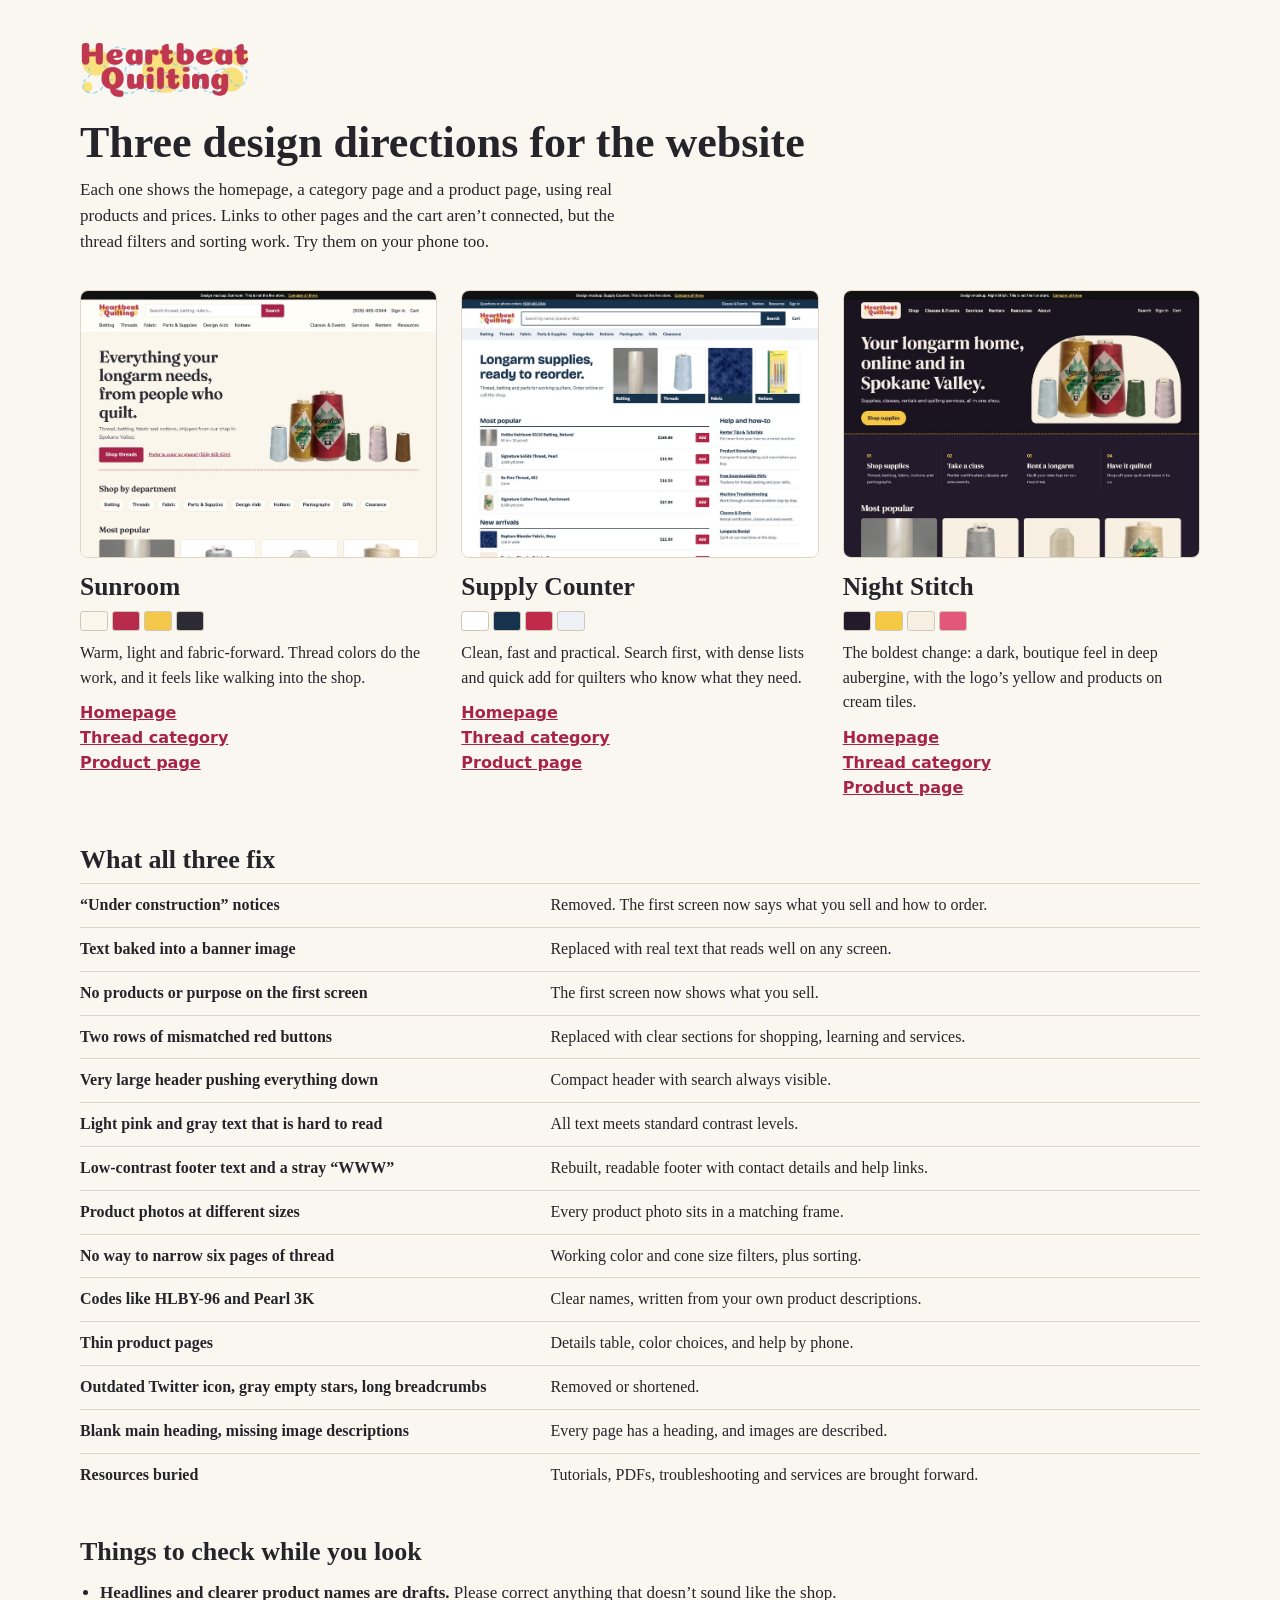
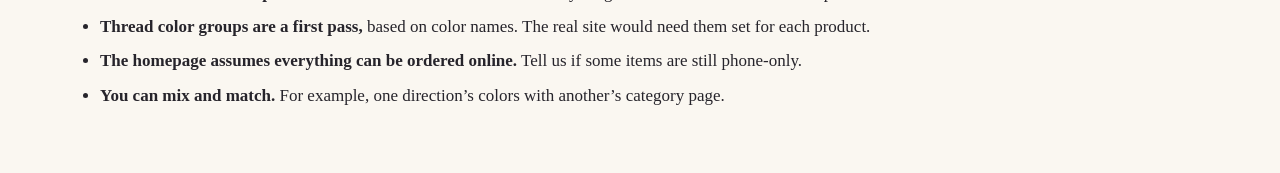
<file: docs/index.html>
<!doctype html>
<html lang="en"><head><meta charset="utf-8"><meta name="viewport" content="width=device-width, initial-scale=1">
<meta name="robots" content="noindex, nofollow"><title>Heartbeat Quilting design mockups</title>
<link rel="icon" href="assets/img/favicon.png"><link rel="stylesheet" href="assets/landing.css"></head>
<body><main>
<header><img src="assets/img/logo.webp" alt="Heartbeat Quilting" width="170" height="68"><h1>Three design directions for the website</h1>
<p>Each one shows the homepage, a category page and a product page, using real products and prices. Links to other pages and the cart aren’t connected, but the thread filters and sorting work. Try them on your phone too.</p></header>
<section class="dirs"><article class="dir"><a class="shot" href="sunroom/index.html"><img src="assets/shots/sunroom.jpg" alt="Sunroom homepage preview" loading="lazy"></a>
<h2>Sunroom</h2><div class="sw" aria-hidden="true"><span style="background:#fbf6ec"></span><span style="background:#b92b4d"></span><span style="background:#f3c84b"></span><span style="background:#2c2a33"></span></div><p>Warm, light and fabric-forward. Thread colors do the work, and it feels like walking into the shop.</p>
<ul><li><a href="sunroom/index.html">Homepage</a></li><li><a href="sunroom/threads.html">Thread category</a></li><li><a href="sunroom/product.html">Product page</a></li></ul></article><article class="dir"><a class="shot" href="supply-counter/index.html"><img src="assets/shots/supply-counter.jpg" alt="Supply Counter homepage preview" loading="lazy"></a>
<h2>Supply Counter</h2><div class="sw" aria-hidden="true"><span style="background:#ffffff"></span><span style="background:#17324d"></span><span style="background:#c22a4c"></span><span style="background:#eef2f6"></span></div><p>Clean, fast and practical. Search first, with dense lists and quick add for quilters who know what they need.</p>
<ul><li><a href="supply-counter/index.html">Homepage</a></li><li><a href="supply-counter/threads.html">Thread category</a></li><li><a href="supply-counter/product.html">Product page</a></li></ul></article><article class="dir"><a class="shot" href="night-stitch/index.html"><img src="assets/shots/night-stitch.jpg" alt="Night Stitch homepage preview" loading="lazy"></a>
<h2>Night Stitch</h2><div class="sw" aria-hidden="true"><span style="background:#231a2b"></span><span style="background:#f6c944"></span><span style="background:#f7f0e2"></span><span style="background:#e2577a"></span></div><p>The boldest change: a dark, boutique feel in deep aubergine, with the logo’s yellow and products on cream tiles.</p>
<ul><li><a href="night-stitch/index.html">Homepage</a></li><li><a href="night-stitch/threads.html">Thread category</a></li><li><a href="night-stitch/product.html">Product page</a></li></ul></article></section>
<section><h2>What all three fix</h2><table><tr><th scope="row">“Under construction” notices</th><td>Removed. The first screen now says what you sell and how to order.</td></tr><tr><th scope="row">Text baked into a banner image</th><td>Replaced with real text that reads well on any screen.</td></tr><tr><th scope="row">No products or purpose on the first screen</th><td>The first screen now shows what you sell.</td></tr><tr><th scope="row">Two rows of mismatched red buttons</th><td>Replaced with clear sections for shopping, learning and services.</td></tr><tr><th scope="row">Very large header pushing everything down</th><td>Compact header with search always visible.</td></tr><tr><th scope="row">Light pink and gray text that is hard to read</th><td>All text meets standard contrast levels.</td></tr><tr><th scope="row">Low-contrast footer text and a stray “WWW”</th><td>Rebuilt, readable footer with contact details and help links.</td></tr><tr><th scope="row">Product photos at different sizes</th><td>Every product photo sits in a matching frame.</td></tr><tr><th scope="row">No way to narrow six pages of thread</th><td>Working color and cone size filters, plus sorting.</td></tr><tr><th scope="row">Codes like HLBY-96 and Pearl 3K</th><td>Clear names, written from your own product descriptions.</td></tr><tr><th scope="row">Thin product pages</th><td>Details table, color choices, and help by phone.</td></tr><tr><th scope="row">Outdated Twitter icon, gray empty stars, long breadcrumbs</th><td>Removed or shortened.</td></tr><tr><th scope="row">Blank main heading, missing image descriptions</th><td>Every page has a heading, and images are described.</td></tr><tr><th scope="row">Resources buried</th><td>Tutorials, PDFs, troubleshooting and services are brought forward.</td></tr></table></section>
<section><h2>Things to check while you look</h2><ul class="notes">
<li><strong>Headlines and clearer product names are drafts.</strong> Please correct anything that doesn’t sound like the shop.</li>
<li><strong>Thread color groups are a first pass,</strong> based on color names. The real site would need them set for each product.</li>
<li><strong>The homepage assumes everything can be ordered online.</strong> Tell us if some items are still phone-only.</li>
<li><strong>You can mix and match.</strong> For example, one direction’s colors with another’s category page.</li>
</ul></section>
</main></body></html>
</file>
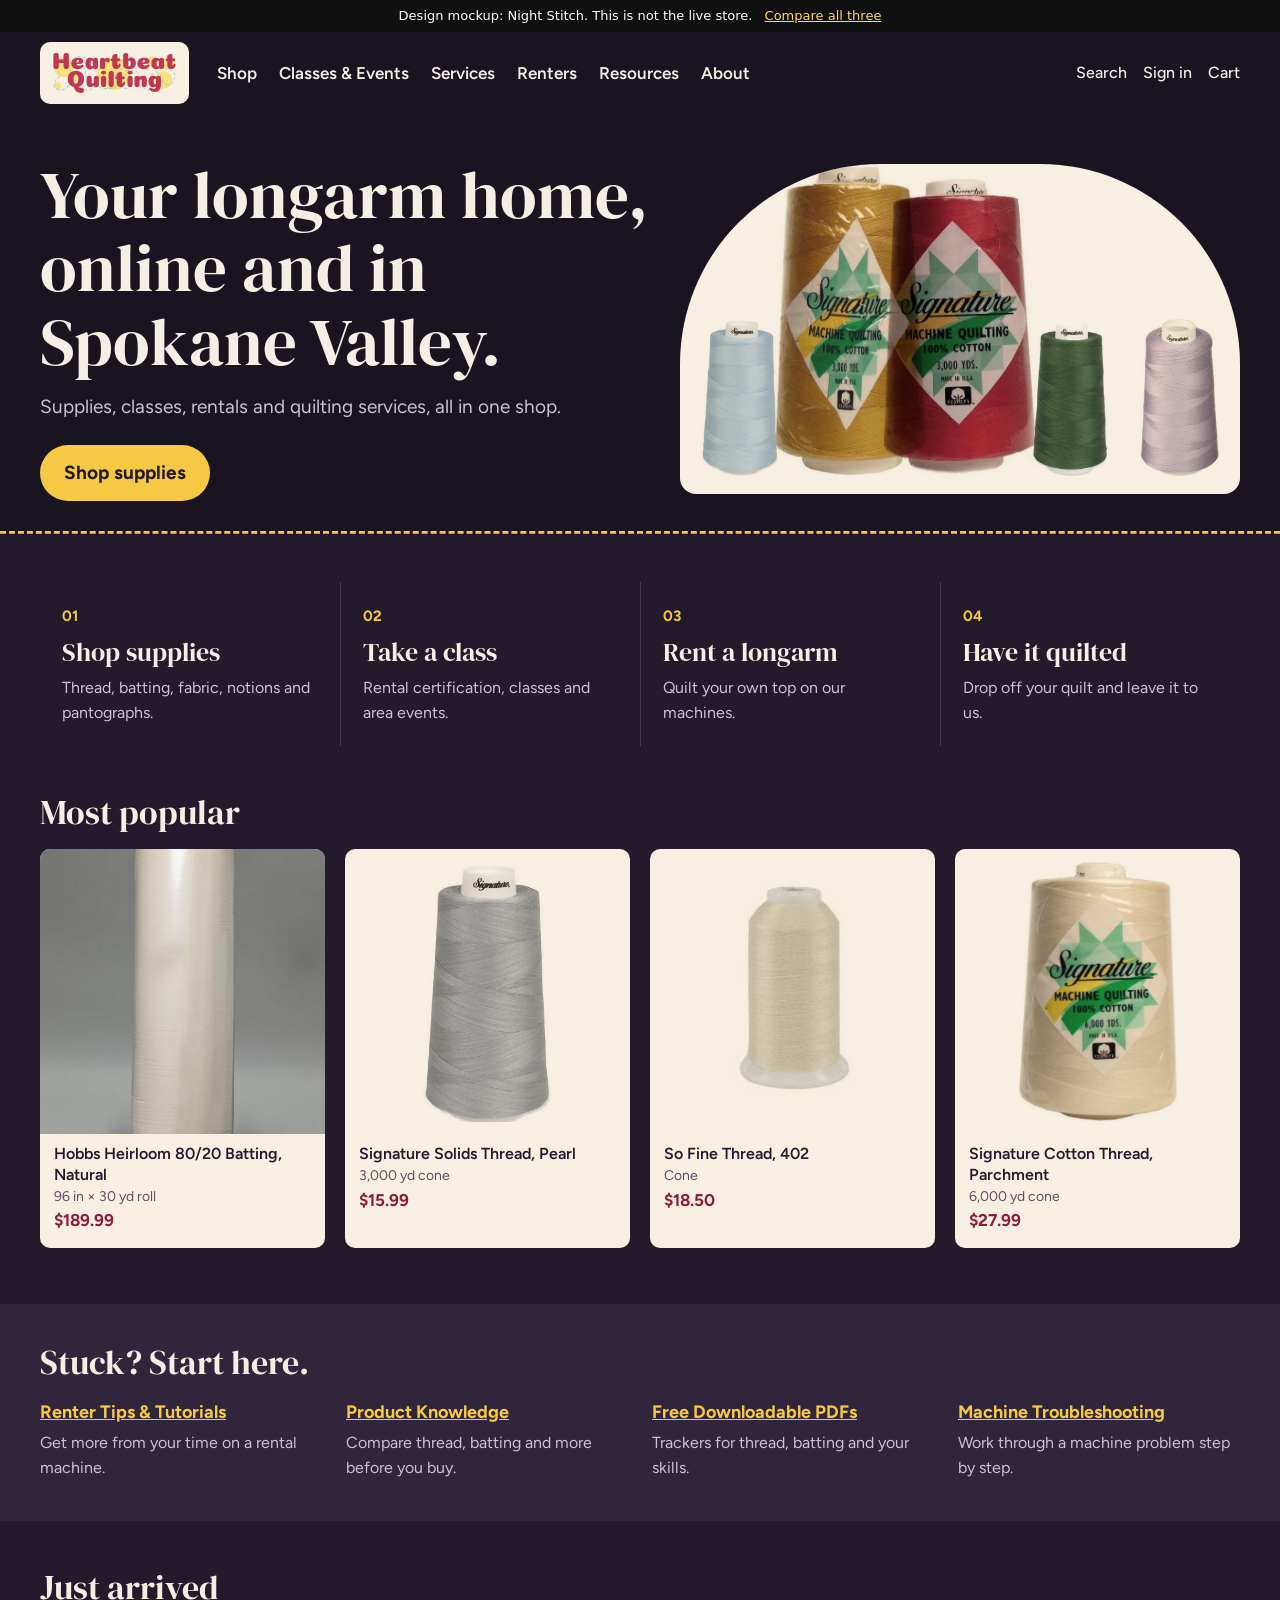
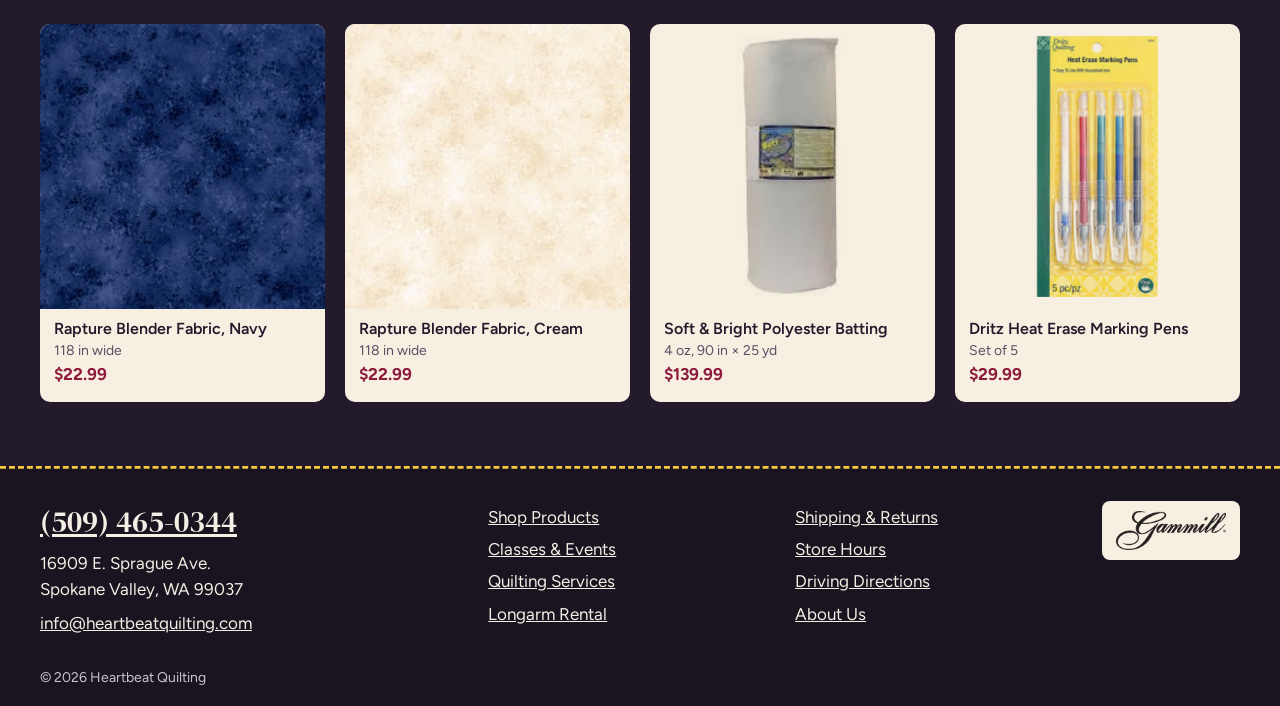
<file: docs/night-stitch/index.html>
<!doctype html>
<html lang="en">
<head>
<meta charset="utf-8">
<meta name="viewport" content="width=device-width, initial-scale=1">
<meta name="robots" content="noindex, nofollow">
<title>Longarm Quilting Supplies | Heartbeat Quilting</title>
<meta name="description" content="Longarm machine quilting supplies, services, rental and sales in Spokane Valley, WA.">
<link rel="icon" href="../assets/img/favicon.png">
<link rel="preconnect" href="https://fonts.googleapis.com">
<link rel="preconnect" href="https://fonts.gstatic.com" crossorigin>
<link rel="stylesheet" href="https://fonts.googleapis.com/css2?family=DM+Serif+Display&family=Figtree:wght@400;500;600;700&display=swap">
<link rel="stylesheet" href="../assets/base.css">
<link rel="stylesheet" href="style.css">
</head>
<body class="home">
<div class="mockbar"><span>Design mockup: Night Stitch. This is not the live store.</span> <a href="../index.html">Compare all three</a></div>
<header class="site"><div class="wrap bar">
  <a href="index.html" class="logo"><img src="../assets/img/logo.webp" alt="Heartbeat Quilting home" width="150" height="60"></a>
  <button class="menu" aria-expanded="false" aria-controls="nav">Menu</button>
  <nav id="nav" aria-label="Main"><ul><li><a href="threads.html">Shop</a></li><li><a href="#" data-mock class="">Classes &amp; Events</a></li><li><a href="#" data-mock class="">Services</a></li><li><a href="#" data-mock class="">Renters</a></li><li><a href="#" data-mock class="">Resources</a></li><li><a href="#" data-mock class="">About</a></li></ul></nav>
  <div class="util"><a href="#" data-mock class="">Search</a><a href="#" data-mock class="">Sign in</a><a href="#" data-mock class="">Cart</a></div>
</div></header><main>
<section class="hero"><div class="wrap"><div class="copy"><h1>Your longarm home, online and in Spokane Valley.</h1><p>Supplies, classes, rentals and quilting services, all in one shop.</p><p><a class="btn" href="threads.html">Shop supplies</a></p></div><div class="fan" aria-hidden="true"><img src="../assets/img/iced-blue-3k.jpg" alt="" style="--i:0"><img src="../assets/img/mustard-3k.jpg" alt="" style="--i:1"><img src="../assets/img/holiday-red-3k.jpg" alt="" style="--i:2"><img src="../assets/img/pine-3k.jpg" alt="" style="--i:3"><img src="../assets/img/lavender-3k.jpg" alt="" style="--i:4"></div></div><div class="stitch" aria-hidden="true"></div></section>
<section class="wrap worlds"><a class="world" href="threads.html" ><span class="n">01</span><h3>Shop supplies</h3><p>Thread, batting, fabric, notions and pantographs.</p></a><a class="world" href="#" data-mock><span class="n">02</span><h3>Take a class</h3><p>Rental certification, classes and area events.</p></a><a class="world" href="#" data-mock><span class="n">03</span><h3>Rent a longarm</h3><p>Quilt your own top on our machines.</p></a><a class="world" href="#" data-mock><span class="n">04</span><h3>Have it quilted</h3><p>Drop off your quilt and leave it to us.</p></a></section>
<section class="wrap"><h2>Most popular</h2><div class="grid"><article class="card" ><a href="#" data-mock><div class="pic"><img src="../assets/img/hlby-96.jpg" alt="Hobbs Heirloom 80/20 Batting, Natural, 96 in × 30 yd roll" loading="lazy" class="cover"></div><div class="meta"><h3>Hobbs Heirloom 80/20 Batting, Natural</h3><p class="sub">96 in × 30 yd roll</p><p class="price">$189.99</p></div></a></article><article class="card" ><a href="product.html" ><div class="pic"><img src="../assets/img/pearl-3k.jpg" alt="Signature Solids Thread, Pearl, 3,000 yd cone" loading="lazy" class=""></div><div class="meta"><h3>Signature Solids Thread, Pearl</h3><p class="sub">3,000 yd cone</p><p class="price">$15.99</p></div></a></article><article class="card" ><a href="#" data-mock><div class="pic"><img src="../assets/img/so-fine-402.jpg" alt="So Fine Thread, 402, Cone" loading="lazy" class=""></div><div class="meta"><h3>So Fine Thread, 402</h3><p class="sub">Cone</p><p class="price">$18.50</p></div></a></article><article class="card" ><a href="#" data-mock><div class="pic"><img src="../assets/img/parchment-6k.jpg" alt="Signature Cotton Thread, Parchment, 6,000 yd cone" loading="lazy" class=""></div><div class="meta"><h3>Signature Cotton Thread, Parchment</h3><p class="sub">6,000 yd cone</p><p class="price">$27.99</p></div></a></article></div></section>
<section class="learn"><div class="wrap"><h2>Stuck? Start here.</h2><ul><li><a href="#" data-mock class="">Renter Tips &amp; Tutorials</a><p>Get more from your time on a rental machine.</p></li><li><a href="#" data-mock class="">Product Knowledge</a><p>Compare thread, batting and more before you buy.</p></li><li><a href="#" data-mock class="">Free Downloadable PDFs</a><p>Trackers for thread, batting and your skills.</p></li><li><a href="#" data-mock class="">Machine Troubleshooting</a><p>Work through a machine problem step by step.</p></li></ul></div></section>
<section class="wrap"><h2>Just arrived</h2><div class="grid"><article class="card" ><a href="#" data-mock><div class="pic"><img src="../assets/img/118-rapture-blender-navy.jpg" alt="Rapture Blender Fabric, Navy, 118 in wide" loading="lazy" class="cover"></div><div class="meta"><h3>Rapture Blender Fabric, Navy</h3><p class="sub">118 in wide</p><p class="price">$22.99</p></div></a></article><article class="card" ><a href="#" data-mock><div class="pic"><img src="../assets/img/118-rapture-blender-cream.jpg" alt="Rapture Blender Fabric, Cream, 118 in wide" loading="lazy" class="cover"></div><div class="meta"><h3>Rapture Blender Fabric, Cream</h3><p class="sub">118 in wide</p><p class="price">$22.99</p></div></a></article><article class="card" ><a href="#" data-mock><div class="pic"><img src="../assets/img/batting-soft-bright-4oz-90in-x-25yds.jpg" alt="Soft &amp; Bright Polyester Batting, 4 oz, 90 in × 25 yd" loading="lazy" class=""></div><div class="meta"><h3>Soft &amp; Bright Polyester Batting</h3><p class="sub">4 oz, 90 in × 25 yd</p><p class="price">$139.99</p></div></a></article><article class="card" ><a href="#" data-mock><div class="pic"><img src="../assets/img/dritz-quilting-heat-erase-pens-5ct.jpg" alt="Dritz Heat Erase Marking Pens, Set of 5" loading="lazy" class=""></div><div class="meta"><h3>Dritz Heat Erase Marking Pens</h3><p class="sub">Set of 5</p><p class="price">$29.99</p></div></a></article></div></section>
</main><footer class="site"><div class="stitch" aria-hidden="true"></div><div class="wrap cols">
  <div><p class="big"><a href="tel:+15094650344">(509) 465-0344</a></p><p>16909 E. Sprague Ave.<br>Spokane Valley, WA 99037</p><p><a href="mailto:info@heartbeatquilting.com">info@heartbeatquilting.com</a></p></div>
  <ul><li><a href="#" data-mock class="">Shop Products</a></li><li><a href="#" data-mock class="">Classes &amp; Events</a></li><li><a href="#" data-mock class="">Quilting Services</a></li><li><a href="#" data-mock class="">Longarm Rental</a></li></ul>
  <ul><li><a href="#" data-mock class="">Shipping &amp; Returns</a></li><li><a href="#" data-mock class="">Store Hours</a></li><li><a href="#" data-mock class="">Driving Directions</a></li><li><a href="#" data-mock class="">About Us</a></li></ul>
  <div class="mark"><img src="../assets/img/gammill-logo.png" alt="Gammill" width="110" height="39"></div>
</div><p class="wrap legal">© 2026 Heartbeat Quilting</p></footer>
<div class="toast" role="status" aria-live="polite"></div>
<script src="../assets/mock.js"></script>
</body>
</html>
</file>
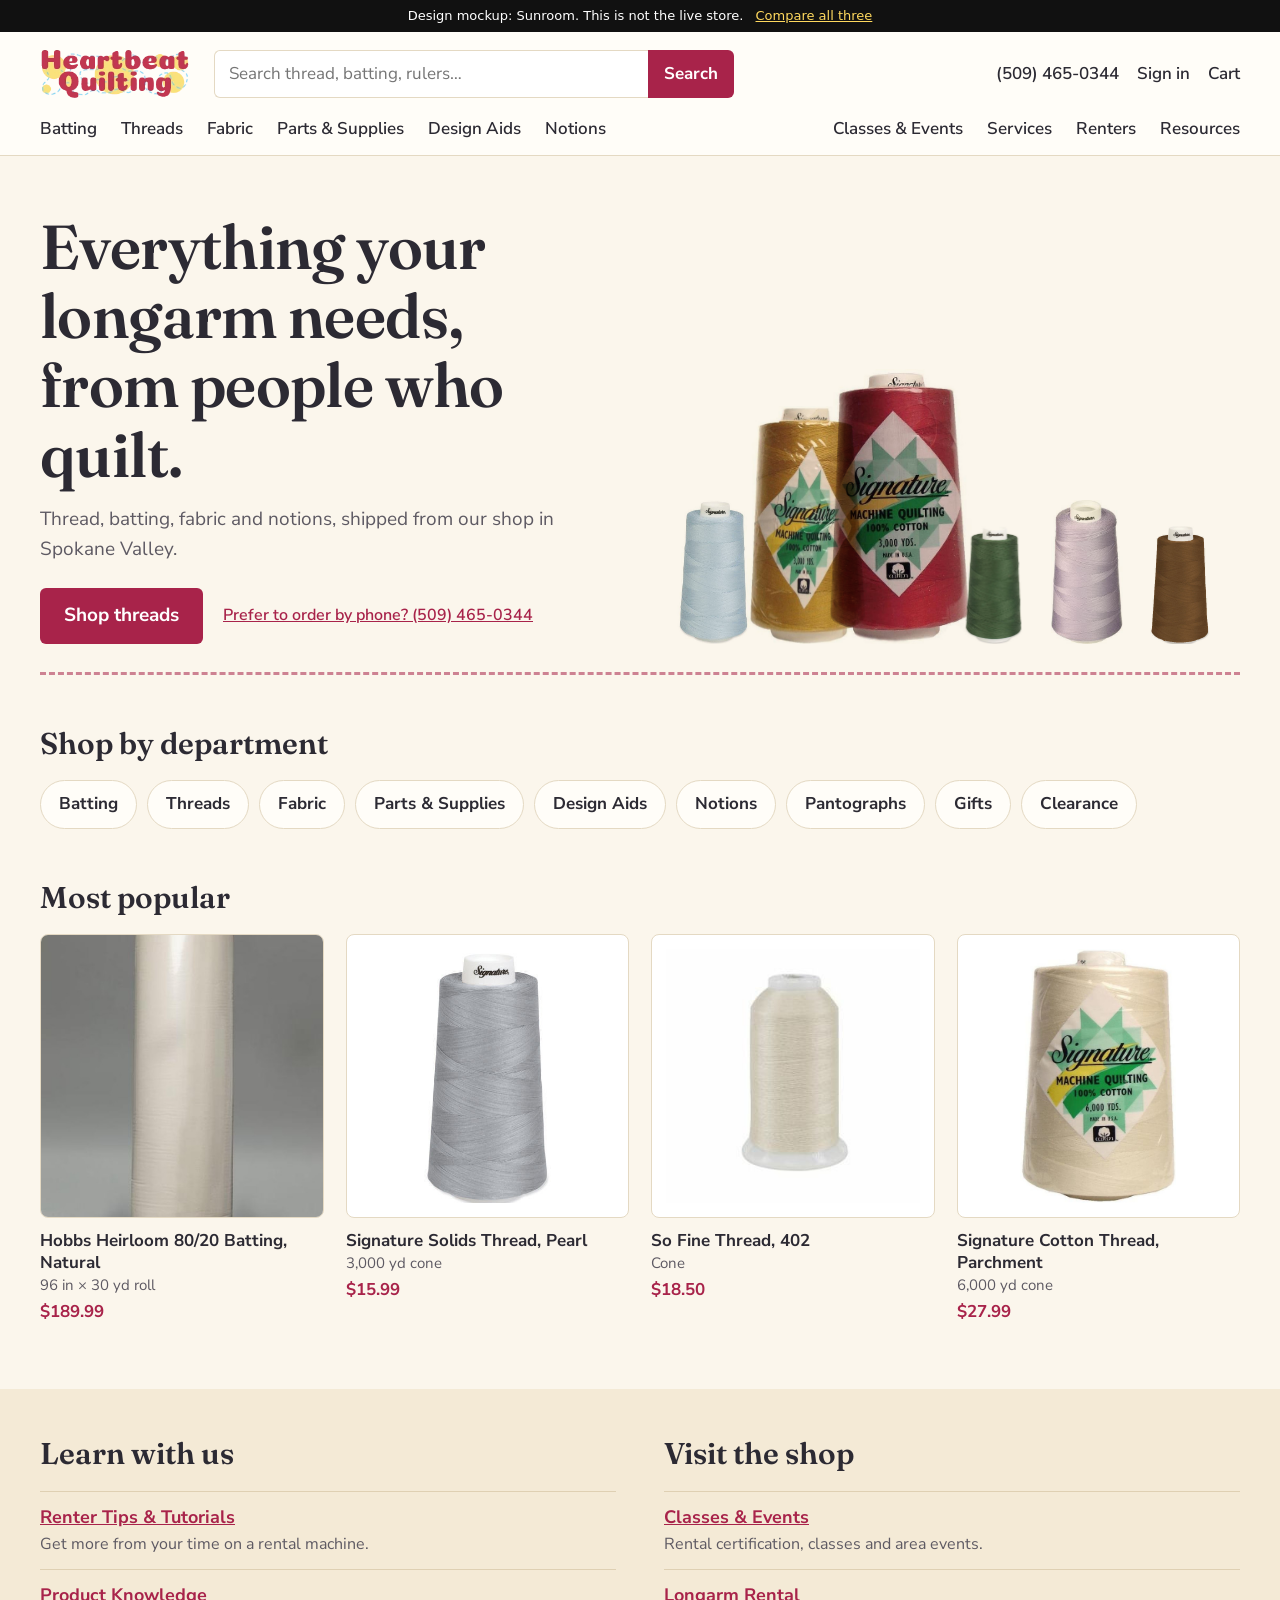
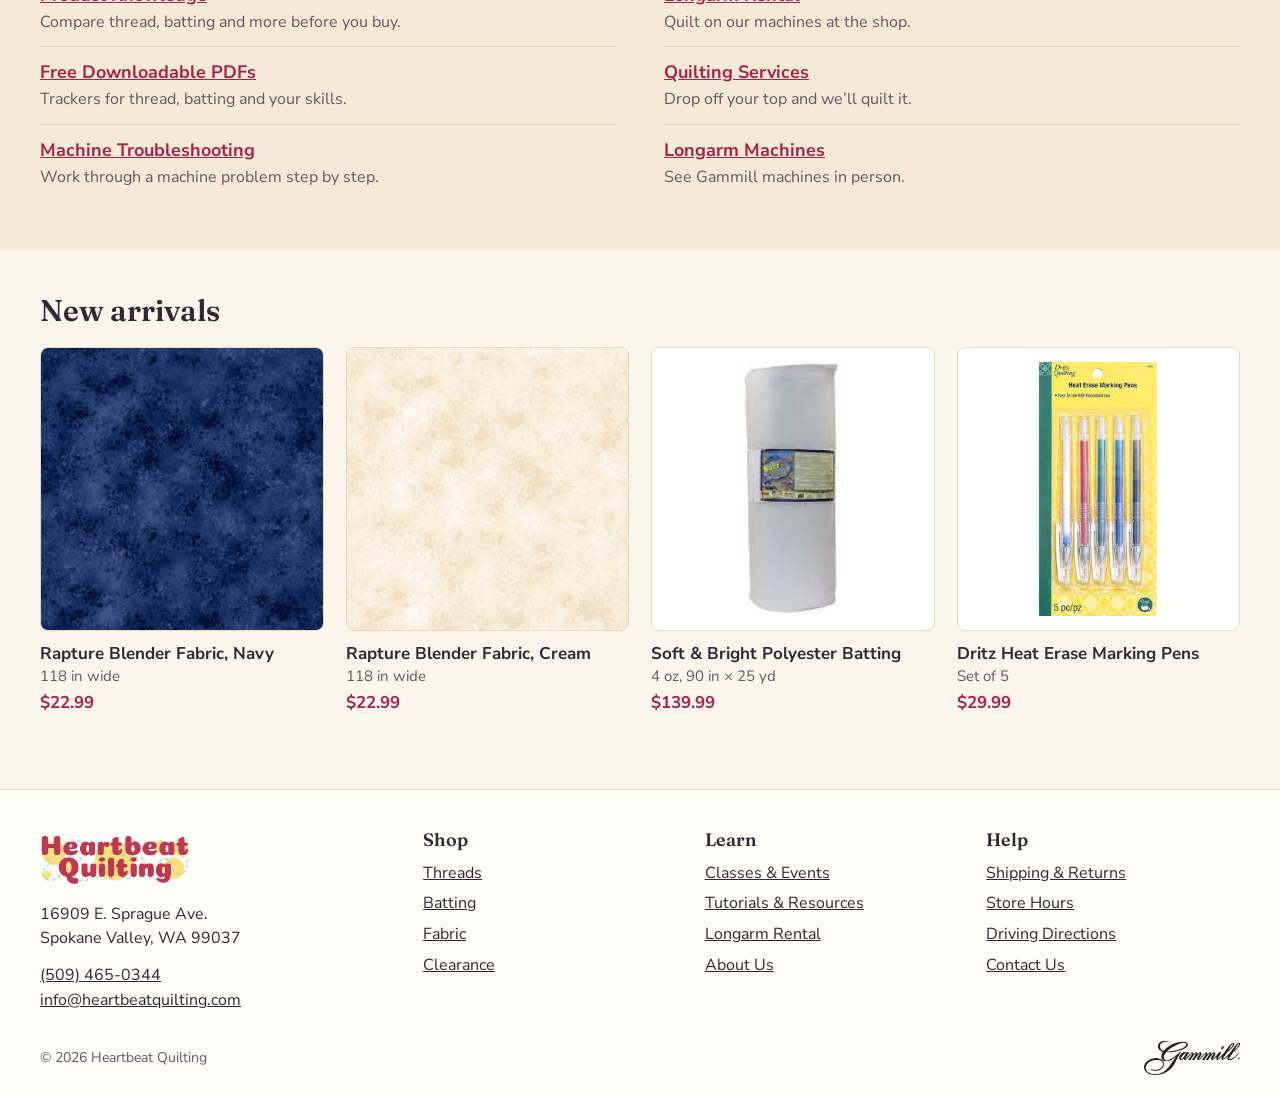
<file: docs/sunroom/index.html>
<!doctype html>
<html lang="en">
<head>
<meta charset="utf-8">
<meta name="viewport" content="width=device-width, initial-scale=1">
<meta name="robots" content="noindex, nofollow">
<title>Longarm Quilting Supplies | Heartbeat Quilting</title>
<meta name="description" content="Longarm machine quilting supplies, services, rental and sales in Spokane Valley, WA.">
<link rel="icon" href="../assets/img/favicon.png">
<link rel="preconnect" href="https://fonts.googleapis.com">
<link rel="preconnect" href="https://fonts.gstatic.com" crossorigin>
<link rel="stylesheet" href="https://fonts.googleapis.com/css2?family=Fraunces:opsz,wght@9..144,500;9..144,600&family=Nunito+Sans:wght@400;600;700&display=swap">
<link rel="stylesheet" href="../assets/base.css">
<link rel="stylesheet" href="style.css">
</head>
<body class="home">
<div class="mockbar"><span>Design mockup: Sunroom. This is not the live store.</span> <a href="../index.html">Compare all three</a></div>
<header class="site">
  <div class="top wrap">
    <a href="index.html" class="logo"><img src="../assets/img/logo.webp" alt="Heartbeat Quilting home" width="170" height="68"></a>
    <form class="search" role="search" data-mockform><label class="sr" for="q">Search products</label><input id="q" type="search" placeholder="Search thread, batting, rulers…"><button>Search</button></form>
    <div class="util"><a href="tel:+15094650344">(509) 465-0344</a><a href="#" data-mock class="">Sign in</a><a href="#" data-mock class="">Cart</a></div>
    <button class="menu" aria-expanded="false" aria-controls="nav">Menu</button>
  </div>
  <nav id="nav" class="wrap" aria-label="Main"><ul><li><a href="#" data-mock class="">Batting</a></li><li><a href="threads.html">Threads</a></li><li><a href="#" data-mock class="">Fabric</a></li><li><a href="#" data-mock class="">Parts &amp; Supplies</a></li><li><a href="#" data-mock class="">Design Aids</a></li><li><a href="#" data-mock class="">Notions</a></li><li class="sep"><a href="#" data-mock class="">Classes &amp; Events</a></li><li><a href="#" data-mock class="">Services</a></li><li><a href="#" data-mock class="">Renters</a></li><li><a href="#" data-mock class="">Resources</a></li></ul></nav>
</header><main>
<section class="hero"><div class="wrap">
  <div class="copy"><h1>Everything your longarm needs, from people who quilt.</h1>
  <p>Thread, batting, fabric and notions, shipped from our shop in Spokane Valley.</p>
  <p class="cta"><a class="btn" href="threads.html">Shop threads</a> <a class="link" href="tel:+15094650344">Prefer to order by phone? (509) 465-0344</a></p></div>
  <div class="shelf" aria-hidden="true"><img src="../assets/img/iced-blue-3k.jpg" alt="" style="--i:0"><img src="../assets/img/mustard-3k.jpg" alt="" style="--i:1"><img src="../assets/img/holiday-red-3k.jpg" alt="" style="--i:2"><img src="../assets/img/pine-3k.jpg" alt="" style="--i:3"><img src="../assets/img/lavender-3k.jpg" alt="" style="--i:4"><img src="../assets/img/latte-3k.jpg" alt="" style="--i:5"></div>
</div></section>
<div class="stitch" aria-hidden="true"></div>
<section class="wrap depts"><h2>Shop by department</h2><ul><li><a href="#" data-mock>Batting</a></li><li><a href="threads.html" >Threads</a></li><li><a href="#" data-mock>Fabric</a></li><li><a href="#" data-mock>Parts & Supplies</a></li><li><a href="#" data-mock>Design Aids</a></li><li><a href="#" data-mock>Notions</a></li><li><a href="#" data-mock>Pantographs</a></li><li><a href="#" data-mock>Gifts</a></li><li><a href="#" data-mock>Clearance</a></li></ul></section>
<section class="wrap"><h2>Most popular</h2><div class="grid"><article class="card"><a href="#" data-mock><div class="pic"><img src="../assets/img/hlby-96.jpg" alt="Hobbs Heirloom 80/20 Batting, Natural, 96 in × 30 yd roll" loading="lazy" class="cover"></div><h3>Hobbs Heirloom 80/20 Batting, Natural</h3><p class="sub">96 in × 30 yd roll</p><p class="price">$189.99</p></a></article><article class="card"><a href="product.html" ><div class="pic"><img src="../assets/img/pearl-3k.jpg" alt="Signature Solids Thread, Pearl, 3,000 yd cone" loading="lazy" class=""></div><h3>Signature Solids Thread, Pearl</h3><p class="sub">3,000 yd cone</p><p class="price">$15.99</p></a></article><article class="card"><a href="#" data-mock><div class="pic"><img src="../assets/img/so-fine-402.jpg" alt="So Fine Thread, 402, Cone" loading="lazy" class=""></div><h3>So Fine Thread, 402</h3><p class="sub">Cone</p><p class="price">$18.50</p></a></article><article class="card"><a href="#" data-mock><div class="pic"><img src="../assets/img/parchment-6k.jpg" alt="Signature Cotton Thread, Parchment, 6,000 yd cone" loading="lazy" class=""></div><h3>Signature Cotton Thread, Parchment</h3><p class="sub">6,000 yd cone</p><p class="price">$27.99</p></a></article></div></section>
<section class="band"><div class="wrap two"><div><h2>Learn with us</h2><ul class="list"><li><a href="#" data-mock class="">Renter Tips &amp; Tutorials</a><p>Get more from your time on a rental machine.</p></li><li><a href="#" data-mock class="">Product Knowledge</a><p>Compare thread, batting and more before you buy.</p></li><li><a href="#" data-mock class="">Free Downloadable PDFs</a><p>Trackers for thread, batting and your skills.</p></li><li><a href="#" data-mock class="">Machine Troubleshooting</a><p>Work through a machine problem step by step.</p></li></ul></div><div><h2>Visit the shop</h2><ul class="list"><li><a href="#" data-mock class="">Classes &amp; Events</a><p>Rental certification, classes and area events.</p></li><li><a href="#" data-mock class="">Longarm Rental</a><p>Quilt on our machines at the shop.</p></li><li><a href="#" data-mock class="">Quilting Services</a><p>Drop off your top and we’ll quilt it.</p></li><li><a href="#" data-mock class="">Longarm Machines</a><p>See Gammill machines in person.</p></li></ul></div></div></section>
<section class="wrap"><h2>New arrivals</h2><div class="grid"><article class="card"><a href="#" data-mock><div class="pic"><img src="../assets/img/118-rapture-blender-navy.jpg" alt="Rapture Blender Fabric, Navy, 118 in wide" loading="lazy" class="cover"></div><h3>Rapture Blender Fabric, Navy</h3><p class="sub">118 in wide</p><p class="price">$22.99</p></a></article><article class="card"><a href="#" data-mock><div class="pic"><img src="../assets/img/118-rapture-blender-cream.jpg" alt="Rapture Blender Fabric, Cream, 118 in wide" loading="lazy" class="cover"></div><h3>Rapture Blender Fabric, Cream</h3><p class="sub">118 in wide</p><p class="price">$22.99</p></a></article><article class="card"><a href="#" data-mock><div class="pic"><img src="../assets/img/batting-soft-bright-4oz-90in-x-25yds.jpg" alt="Soft &amp; Bright Polyester Batting, 4 oz, 90 in × 25 yd" loading="lazy" class=""></div><h3>Soft &amp; Bright Polyester Batting</h3><p class="sub">4 oz, 90 in × 25 yd</p><p class="price">$139.99</p></a></article><article class="card"><a href="#" data-mock><div class="pic"><img src="../assets/img/dritz-quilting-heat-erase-pens-5ct.jpg" alt="Dritz Heat Erase Marking Pens, Set of 5" loading="lazy" class=""></div><h3>Dritz Heat Erase Marking Pens</h3><p class="sub">Set of 5</p><p class="price">$29.99</p></a></article></div></section>
</main><footer class="site"><div class="wrap cols">
  <div><img src="../assets/img/logo.webp" alt="Heartbeat Quilting" width="150" height="60"><p>16909 E. Sprague Ave.<br>Spokane Valley, WA 99037</p><p><a href="tel:+15094650344">(509) 465-0344</a><br><a href="mailto:info@heartbeatquilting.com">info@heartbeatquilting.com</a></p></div>
  <div><h2>Shop</h2><ul><li><a href="threads.html">Threads</a></li><li><a href="#" data-mock class="">Batting</a></li><li><a href="#" data-mock class="">Fabric</a></li><li><a href="#" data-mock class="">Clearance</a></li></ul></div>
  <div><h2>Learn</h2><ul><li><a href="#" data-mock class="">Classes &amp; Events</a></li><li><a href="#" data-mock class="">Tutorials &amp; Resources</a></li><li><a href="#" data-mock class="">Longarm Rental</a></li><li><a href="#" data-mock class="">About Us</a></li></ul></div>
  <div><h2>Help</h2><ul><li><a href="#" data-mock class="">Shipping &amp; Returns</a></li><li><a href="#" data-mock class="">Store Hours</a></li><li><a href="#" data-mock class="">Driving Directions</a></li><li><a href="#" data-mock class="">Contact Us</a></li></ul></div>
</div><div class="wrap legal"><span>© 2026 Heartbeat Quilting</span><img src="../assets/img/gammill-logo.png" alt="Gammill" width="96" height="34"></div></footer>
<div class="toast" role="status" aria-live="polite"></div>
<script src="../assets/mock.js"></script>
</body>
</html>
</file>
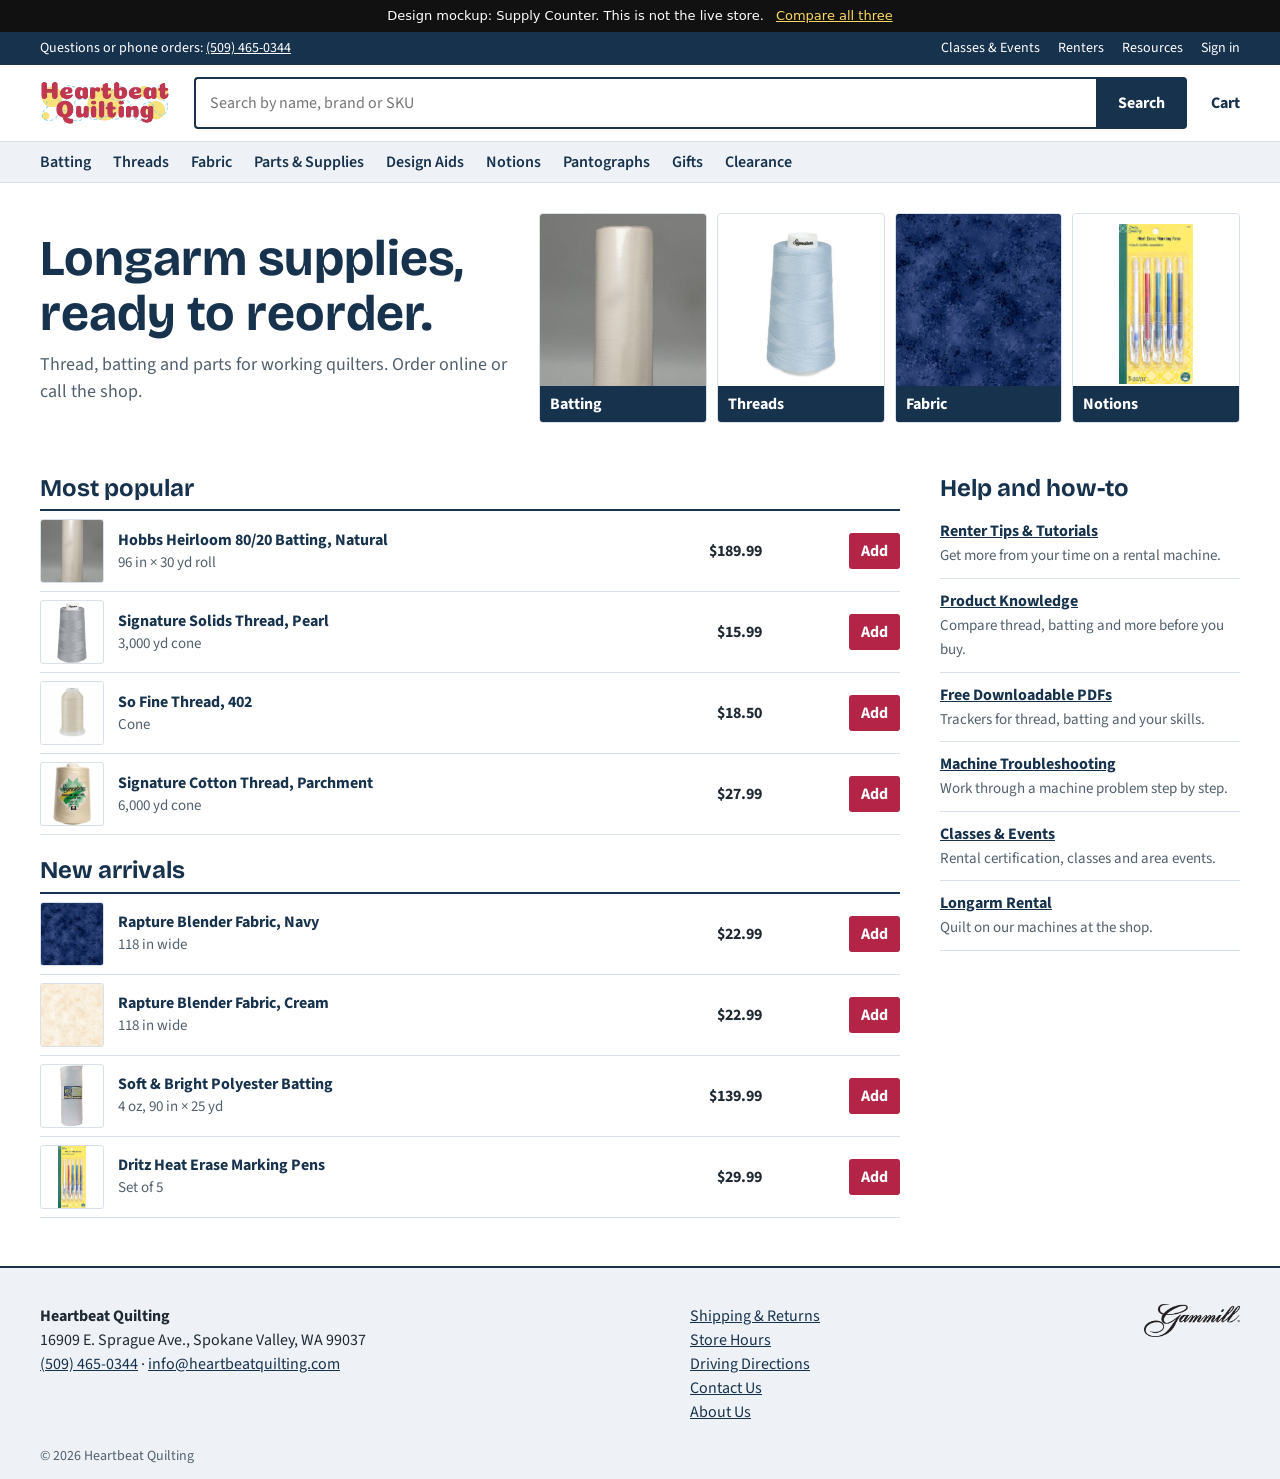
<file: docs/supply-counter/index.html>
<!doctype html>
<html lang="en">
<head>
<meta charset="utf-8">
<meta name="viewport" content="width=device-width, initial-scale=1">
<meta name="robots" content="noindex, nofollow">
<title>Longarm Quilting Supplies | Heartbeat Quilting</title>
<meta name="description" content="Longarm machine quilting supplies, services, rental and sales in Spokane Valley, WA.">
<link rel="icon" href="../assets/img/favicon.png">
<link rel="preconnect" href="https://fonts.googleapis.com">
<link rel="preconnect" href="https://fonts.gstatic.com" crossorigin>
<link rel="stylesheet" href="https://fonts.googleapis.com/css2?family=Bricolage+Grotesque:opsz,wght@12..96,600;12..96,700&family=Source+Sans+3:wght@400;600;700&display=swap">
<link rel="stylesheet" href="../assets/base.css">
<link rel="stylesheet" href="style.css">
</head>
<body class="home">
<div class="mockbar"><span>Design mockup: Supply Counter. This is not the live store.</span> <a href="../index.html">Compare all three</a></div>
<header class="site">
  <div class="utility"><div class="wrap"><span>Questions or phone orders: <a href="tel:+15094650344">(509) 465-0344</a></span><span class="right"><a href="#" data-mock class="">Classes &amp; Events</a><a href="#" data-mock class="">Renters</a><a href="#" data-mock class="">Resources</a><a href="#" data-mock class="">Sign in</a></span></div></div>
  <div class="main wrap">
    <a href="index.html" class="logo"><img src="../assets/img/logo.webp" alt="Heartbeat Quilting home" width="140" height="56"></a>
    <form class="search" role="search" data-mockform><label class="sr" for="q">Search by name, brand or SKU</label><input id="q" type="search" placeholder="Search by name, brand or SKU"><button>Search</button></form>
    <a href="#" data-mock class="cart">Cart</a>
    <button class="menu" aria-expanded="false" aria-controls="nav">Departments</button>
  </div>
  <nav id="nav" aria-label="Departments"><ul class="wrap"><li><a href="#" data-mock class="">Batting</a></li><li><a href="threads.html">Threads</a></li><li><a href="#" data-mock class="">Fabric</a></li><li><a href="#" data-mock class="">Parts &amp; Supplies</a></li><li><a href="#" data-mock class="">Design Aids</a></li><li><a href="#" data-mock class="">Notions</a></li><li><a href="#" data-mock class="">Pantographs</a></li><li><a href="#" data-mock class="">Gifts</a></li><li><a href="#" data-mock class="">Clearance</a></li></ul></nav>
</header><main class="wrap">
<section class="intro"><div><h1>Longarm supplies, ready to reorder.</h1><p>Thread, batting and parts for working quilters. Order online or call the shop.</p></div><div class="tiles"><a class="tile" href="#" data-mock><img src="../assets/img/hlby-96.jpg" alt="" class="cover"><span>Batting</span></a><a class="tile" href="threads.html" ><img src="../assets/img/iced-blue-3k.jpg" alt="" class=""><span>Threads</span></a><a class="tile" href="#" data-mock><img src="../assets/img/118-rapture-blender-navy.jpg" alt="" class="cover"><span>Fabric</span></a><a class="tile" href="#" data-mock><img src="../assets/img/dritz-quilting-heat-erase-pens-5ct.jpg" alt="" class=""><span>Notions</span></a></div></section>
<div class="cols"><section><h2>Most popular</h2><ul class="rows"><li class="row" ><a class="thumb" href="#" data-mock tabindex="-1" aria-hidden="true"><img src="../assets/img/hlby-96.jpg" alt="Hobbs Heirloom 80/20 Batting, Natural, 96 in × 30 yd roll" loading="lazy" class="cover"></a><div class="info"><a href="#" data-mock>Hobbs Heirloom 80/20 Batting, Natural</a><span>96 in × 30 yd roll</span></div><span class="price">$189.99</span><form data-mockform class="qa"><label class="sr">Quantity for Hobbs Heirloom 80/20 Batting, Natural<input type="number" value="1" min="1"></label><button>Add</button></form></li><li class="row" ><a class="thumb" href="product.html"  tabindex="-1" aria-hidden="true"><img src="../assets/img/pearl-3k.jpg" alt="Signature Solids Thread, Pearl, 3,000 yd cone" loading="lazy" class=""></a><div class="info"><a href="product.html" >Signature Solids Thread, Pearl</a><span>3,000 yd cone</span></div><span class="price">$15.99</span><form data-mockform class="qa"><label class="sr">Quantity for Signature Solids Thread, Pearl<input type="number" value="1" min="1"></label><button>Add</button></form></li><li class="row" ><a class="thumb" href="#" data-mock tabindex="-1" aria-hidden="true"><img src="../assets/img/so-fine-402.jpg" alt="So Fine Thread, 402, Cone" loading="lazy" class=""></a><div class="info"><a href="#" data-mock>So Fine Thread, 402</a><span>Cone</span></div><span class="price">$18.50</span><form data-mockform class="qa"><label class="sr">Quantity for So Fine Thread, 402<input type="number" value="1" min="1"></label><button>Add</button></form></li><li class="row" ><a class="thumb" href="#" data-mock tabindex="-1" aria-hidden="true"><img src="../assets/img/parchment-6k.jpg" alt="Signature Cotton Thread, Parchment, 6,000 yd cone" loading="lazy" class=""></a><div class="info"><a href="#" data-mock>Signature Cotton Thread, Parchment</a><span>6,000 yd cone</span></div><span class="price">$27.99</span><form data-mockform class="qa"><label class="sr">Quantity for Signature Cotton Thread, Parchment<input type="number" value="1" min="1"></label><button>Add</button></form></li></ul><h2>New arrivals</h2><ul class="rows"><li class="row" ><a class="thumb" href="#" data-mock tabindex="-1" aria-hidden="true"><img src="../assets/img/118-rapture-blender-navy.jpg" alt="Rapture Blender Fabric, Navy, 118 in wide" loading="lazy" class="cover"></a><div class="info"><a href="#" data-mock>Rapture Blender Fabric, Navy</a><span>118 in wide</span></div><span class="price">$22.99</span><form data-mockform class="qa"><label class="sr">Quantity for Rapture Blender Fabric, Navy<input type="number" value="1" min="1"></label><button>Add</button></form></li><li class="row" ><a class="thumb" href="#" data-mock tabindex="-1" aria-hidden="true"><img src="../assets/img/118-rapture-blender-cream.jpg" alt="Rapture Blender Fabric, Cream, 118 in wide" loading="lazy" class="cover"></a><div class="info"><a href="#" data-mock>Rapture Blender Fabric, Cream</a><span>118 in wide</span></div><span class="price">$22.99</span><form data-mockform class="qa"><label class="sr">Quantity for Rapture Blender Fabric, Cream<input type="number" value="1" min="1"></label><button>Add</button></form></li><li class="row" ><a class="thumb" href="#" data-mock tabindex="-1" aria-hidden="true"><img src="../assets/img/batting-soft-bright-4oz-90in-x-25yds.jpg" alt="Soft &amp; Bright Polyester Batting, 4 oz, 90 in × 25 yd" loading="lazy" class=""></a><div class="info"><a href="#" data-mock>Soft &amp; Bright Polyester Batting</a><span>4 oz, 90 in × 25 yd</span></div><span class="price">$139.99</span><form data-mockform class="qa"><label class="sr">Quantity for Soft &amp; Bright Polyester Batting<input type="number" value="1" min="1"></label><button>Add</button></form></li><li class="row" ><a class="thumb" href="#" data-mock tabindex="-1" aria-hidden="true"><img src="../assets/img/dritz-quilting-heat-erase-pens-5ct.jpg" alt="Dritz Heat Erase Marking Pens, Set of 5" loading="lazy" class=""></a><div class="info"><a href="#" data-mock>Dritz Heat Erase Marking Pens</a><span>Set of 5</span></div><span class="price">$29.99</span><form data-mockform class="qa"><label class="sr">Quantity for Dritz Heat Erase Marking Pens<input type="number" value="1" min="1"></label><button>Add</button></form></li></ul></section>
<aside><h2>Help and how-to</h2><ul class="side"><li><a href="#" data-mock class="">Renter Tips &amp; Tutorials</a><span>Get more from your time on a rental machine.</span></li><li><a href="#" data-mock class="">Product Knowledge</a><span>Compare thread, batting and more before you buy.</span></li><li><a href="#" data-mock class="">Free Downloadable PDFs</a><span>Trackers for thread, batting and your skills.</span></li><li><a href="#" data-mock class="">Machine Troubleshooting</a><span>Work through a machine problem step by step.</span></li><li><a href="#" data-mock class="">Classes &amp; Events</a><span>Rental certification, classes and area events.</span></li><li><a href="#" data-mock class="">Longarm Rental</a><span>Quilt on our machines at the shop.</span></li></ul></aside></div>
</main><footer class="site"><div class="wrap row"><p><strong>Heartbeat Quilting</strong><br>16909 E. Sprague Ave., Spokane Valley, WA 99037<br><a href="tel:+15094650344">(509) 465-0344</a> · <a href="mailto:info@heartbeatquilting.com">info@heartbeatquilting.com</a></p>
<ul><li><a href="#" data-mock class="">Shipping &amp; Returns</a></li><li><a href="#" data-mock class="">Store Hours</a></li><li><a href="#" data-mock class="">Driving Directions</a></li><li><a href="#" data-mock class="">Contact Us</a></li><li><a href="#" data-mock class="">About Us</a></li></ul>
<img src="../assets/img/gammill-logo.png" alt="Gammill" width="96" height="34"></div><p class="wrap legal">© 2026 Heartbeat Quilting</p></footer>
<div class="toast" role="status" aria-live="polite"></div>
<script src="../assets/mock.js"></script>
</body>
</html>
</file>
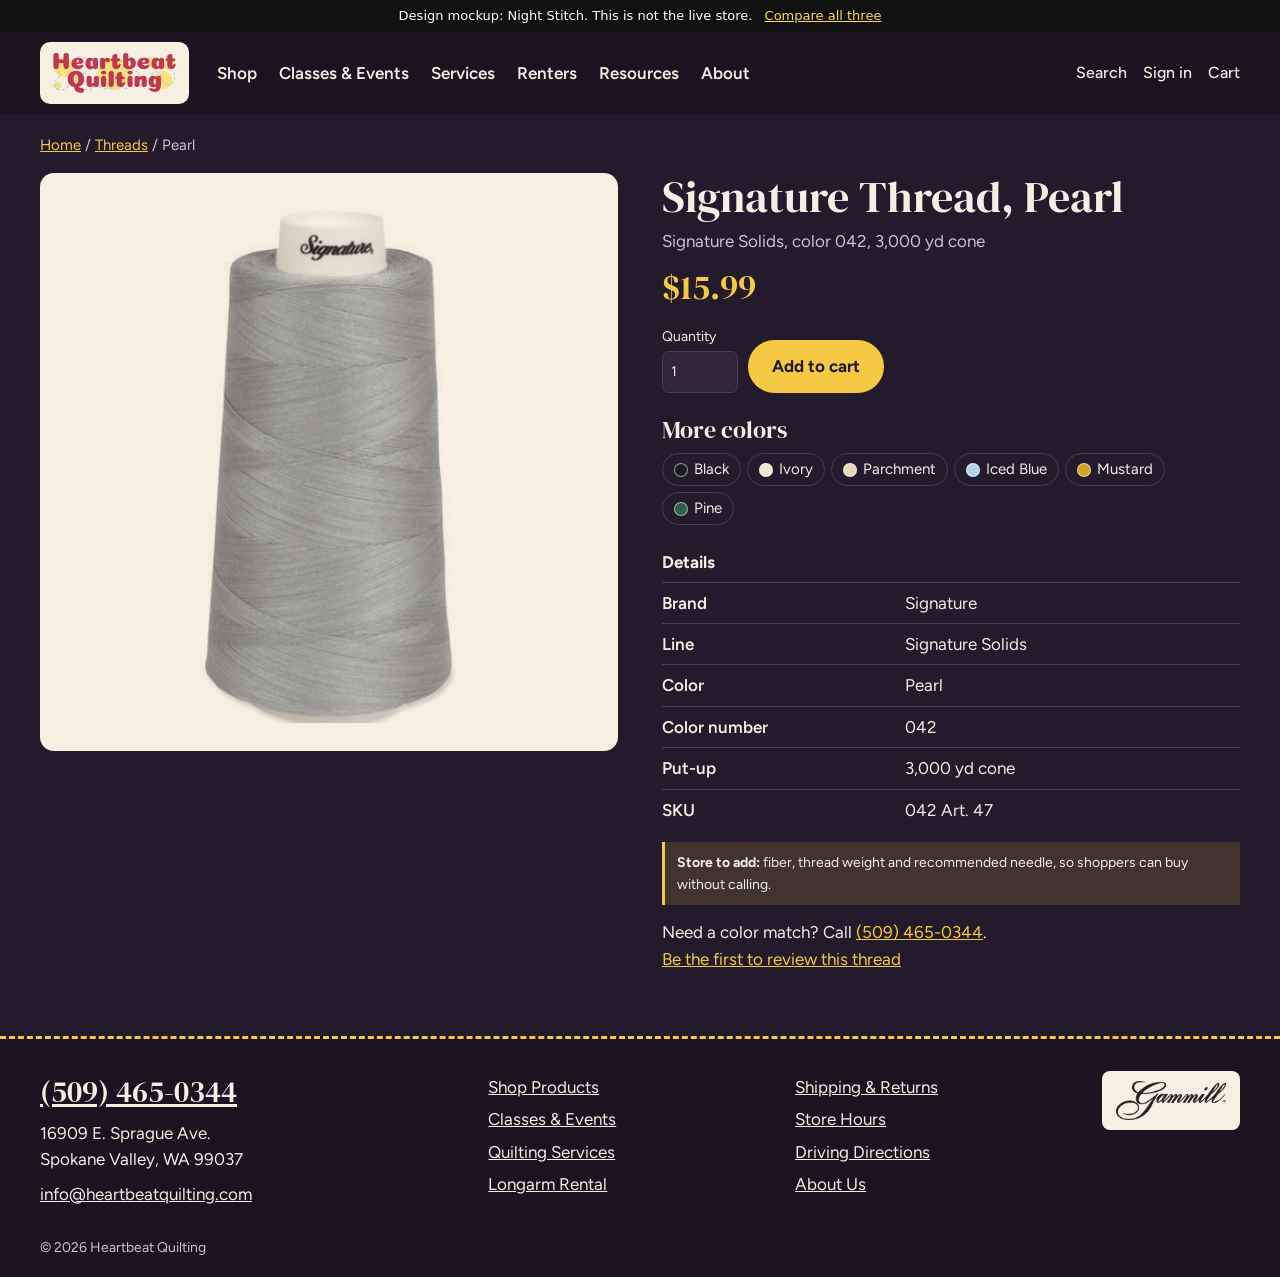
<file: docs/night-stitch/product.html>
<!doctype html>
<html lang="en">
<head>
<meta charset="utf-8">
<meta name="viewport" content="width=device-width, initial-scale=1">
<meta name="robots" content="noindex, nofollow">
<title>Signature Solids Thread, Pearl | Heartbeat Quilting</title>
<meta name="description" content="Longarm machine quilting supplies, services, rental and sales in Spokane Valley, WA.">
<link rel="icon" href="../assets/img/favicon.png">
<link rel="preconnect" href="https://fonts.googleapis.com">
<link rel="preconnect" href="https://fonts.gstatic.com" crossorigin>
<link rel="stylesheet" href="https://fonts.googleapis.com/css2?family=DM+Serif+Display&family=Figtree:wght@400;500;600;700&display=swap">
<link rel="stylesheet" href="../assets/base.css">
<link rel="stylesheet" href="style.css">
</head>
<body class="prod">
<div class="mockbar"><span>Design mockup: Night Stitch. This is not the live store.</span> <a href="../index.html">Compare all three</a></div>
<header class="site"><div class="wrap bar">
  <a href="index.html" class="logo"><img src="../assets/img/logo.webp" alt="Heartbeat Quilting home" width="150" height="60"></a>
  <button class="menu" aria-expanded="false" aria-controls="nav">Menu</button>
  <nav id="nav" aria-label="Main"><ul><li><a href="threads.html">Shop</a></li><li><a href="#" data-mock class="">Classes &amp; Events</a></li><li><a href="#" data-mock class="">Services</a></li><li><a href="#" data-mock class="">Renters</a></li><li><a href="#" data-mock class="">Resources</a></li><li><a href="#" data-mock class="">About</a></li></ul></nav>
  <div class="util"><a href="#" data-mock class="">Search</a><a href="#" data-mock class="">Sign in</a><a href="#" data-mock class="">Cart</a></div>
</div></header><main class="wrap prod">
<nav class="crumbs" aria-label="Breadcrumb"><a href="index.html">Home</a> / <a href="threads.html">Threads</a> / <span>Pearl</span></nav>
<div class="pgrid"><div class="gallery"><img src="../assets/img/pearl-3k.jpg" alt="Signature Thread, Pearl, 3,000 yd cone" loading="lazy" class=""></div>
<div class="buy"><h1>Signature Thread, Pearl</h1><p class="sub">Signature Solids, color 042, 3,000 yd cone</p><p class="price big">$15.99</p>
<form data-mockform class="add"><label>Quantity <input type="number" value="1" min="1"></label><button class="btn">Add to cart</button></form>
<h2>More colors</h2><div class="ways"><a href="#" data-mock class="way"><span class="dot" style="background:#1d1d1f"></span>Black</a><a href="#" data-mock class="way"><span class="dot" style="background:#efe8d6"></span>Ivory</a><a href="#" data-mock class="way"><span class="dot" style="background:#e4d9bd"></span>Parchment</a><a href="#" data-mock class="way"><span class="dot" style="background:#b5d3e4"></span>Iced Blue</a><a href="#" data-mock class="way"><span class="dot" style="background:#d2a22c"></span>Mustard</a><a href="#" data-mock class="way"><span class="dot" style="background:#2f5d46"></span>Pine</a></div><table class="specs"><caption>Details</caption><tr><th scope="row">Brand</th><td>Signature</td></tr><tr><th scope="row">Line</th><td>Signature Solids</td></tr><tr><th scope="row">Color</th><td>Pearl</td></tr><tr><th scope="row">Color number</th><td>042</td></tr><tr><th scope="row">Put-up</th><td>3,000 yd cone</td></tr><tr><th scope="row">SKU</th><td>042 Art. 47</td></tr></table><p class="todo"><strong>Store to add:</strong> fiber, thread weight and recommended needle, so shoppers can buy without calling.</p>
<p class="help">Need a color match? Call <a href="tel:+15094650344">(509) 465-0344</a>.</p><p><a href="#" data-mock class="">Be the first to review this thread</a></p></div></div>
</main><footer class="site"><div class="stitch" aria-hidden="true"></div><div class="wrap cols">
  <div><p class="big"><a href="tel:+15094650344">(509) 465-0344</a></p><p>16909 E. Sprague Ave.<br>Spokane Valley, WA 99037</p><p><a href="mailto:info@heartbeatquilting.com">info@heartbeatquilting.com</a></p></div>
  <ul><li><a href="#" data-mock class="">Shop Products</a></li><li><a href="#" data-mock class="">Classes &amp; Events</a></li><li><a href="#" data-mock class="">Quilting Services</a></li><li><a href="#" data-mock class="">Longarm Rental</a></li></ul>
  <ul><li><a href="#" data-mock class="">Shipping &amp; Returns</a></li><li><a href="#" data-mock class="">Store Hours</a></li><li><a href="#" data-mock class="">Driving Directions</a></li><li><a href="#" data-mock class="">About Us</a></li></ul>
  <div class="mark"><img src="../assets/img/gammill-logo.png" alt="Gammill" width="110" height="39"></div>
</div><p class="wrap legal">© 2026 Heartbeat Quilting</p></footer>
<div class="toast" role="status" aria-live="polite"></div>
<script src="../assets/mock.js"></script>
</body>
</html>
</file>
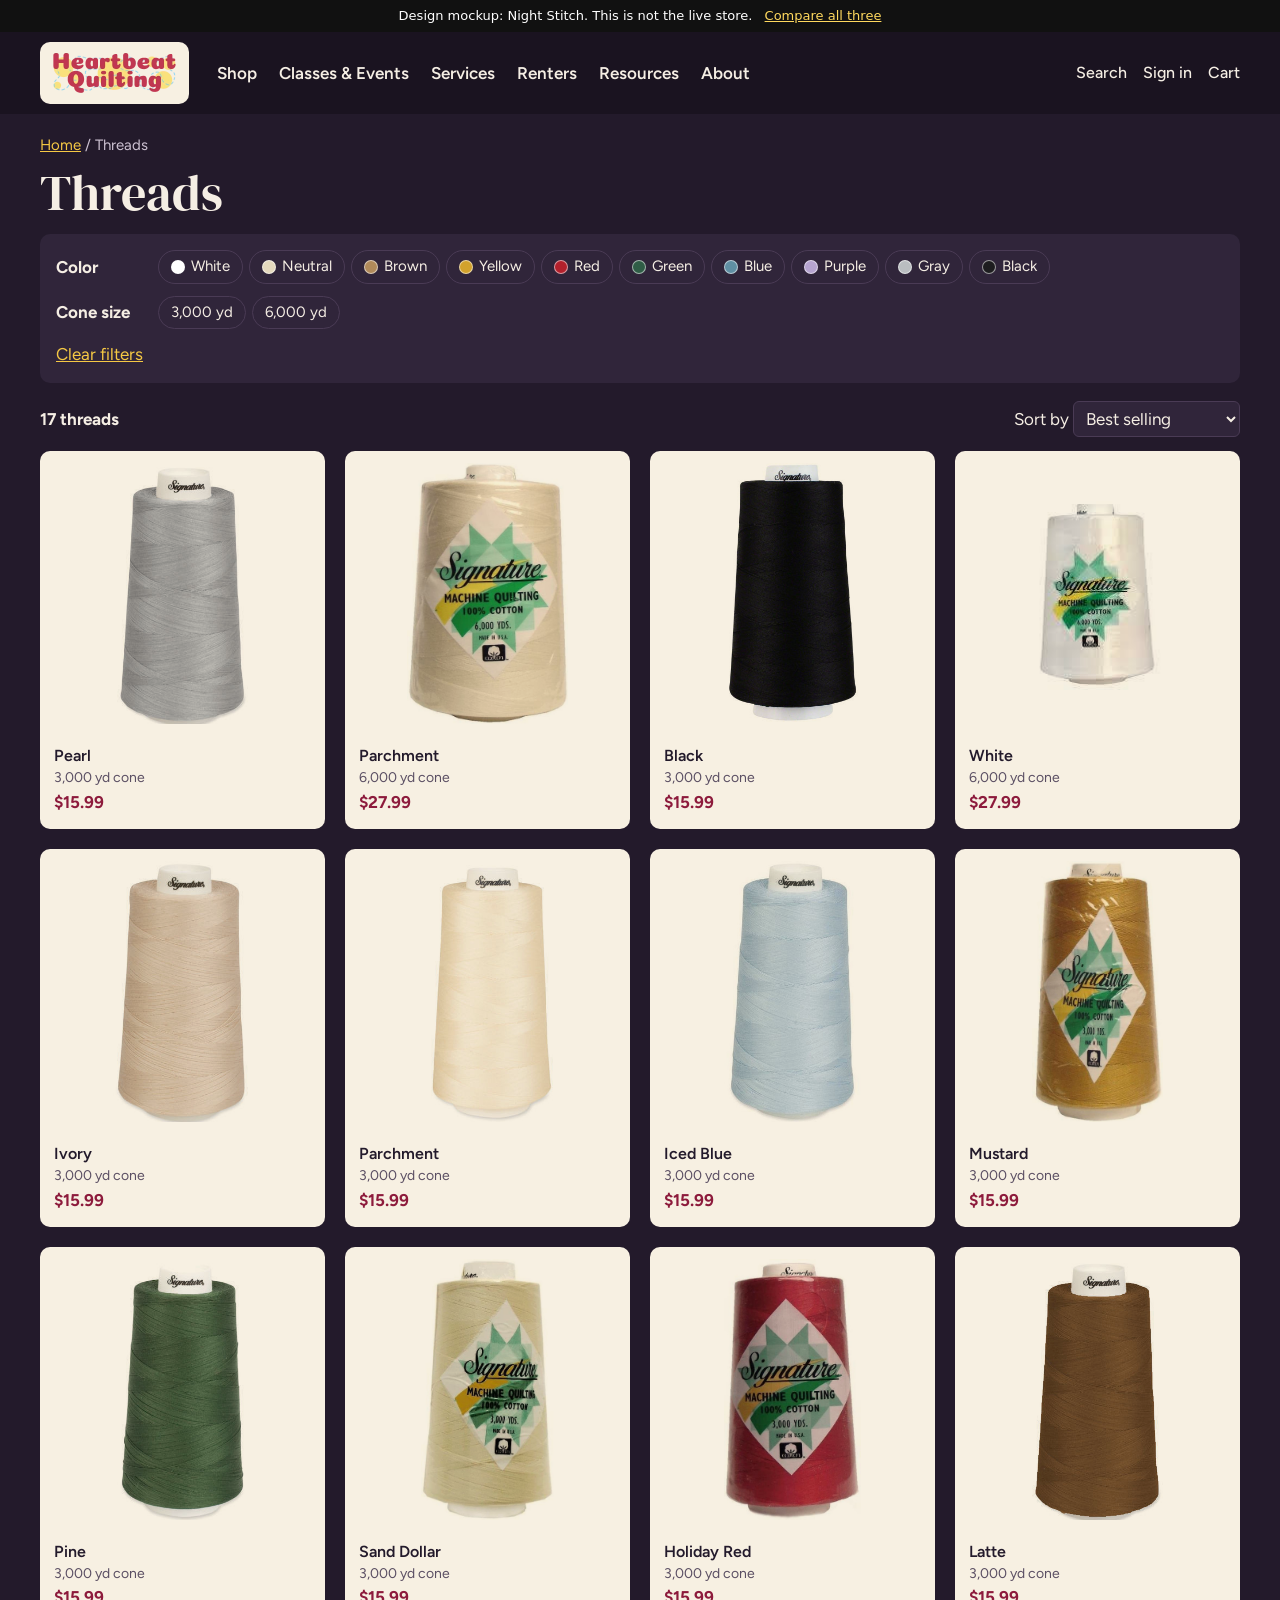
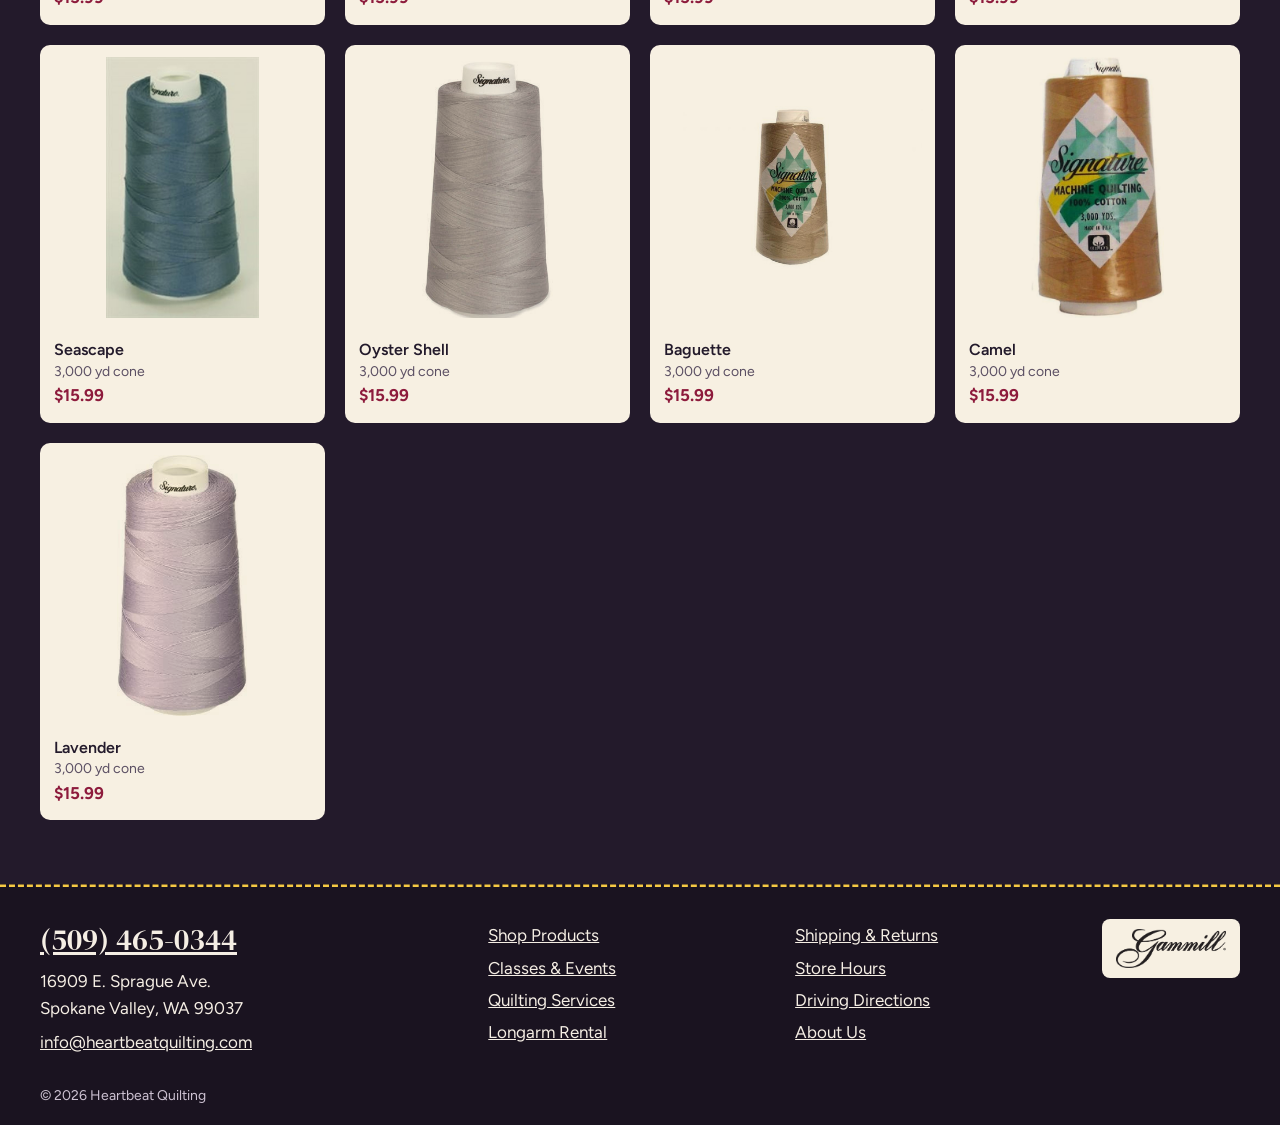
<file: docs/night-stitch/threads.html>
<!doctype html>
<html lang="en">
<head>
<meta charset="utf-8">
<meta name="viewport" content="width=device-width, initial-scale=1">
<meta name="robots" content="noindex, nofollow">
<title>Machine Quilting Threads | Heartbeat Quilting</title>
<meta name="description" content="Longarm machine quilting supplies, services, rental and sales in Spokane Valley, WA.">
<link rel="icon" href="../assets/img/favicon.png">
<link rel="preconnect" href="https://fonts.googleapis.com">
<link rel="preconnect" href="https://fonts.gstatic.com" crossorigin>
<link rel="stylesheet" href="https://fonts.googleapis.com/css2?family=DM+Serif+Display&family=Figtree:wght@400;500;600;700&display=swap">
<link rel="stylesheet" href="../assets/base.css">
<link rel="stylesheet" href="style.css">
</head>
<body class="cat">
<div class="mockbar"><span>Design mockup: Night Stitch. This is not the live store.</span> <a href="../index.html">Compare all three</a></div>
<header class="site"><div class="wrap bar">
  <a href="index.html" class="logo"><img src="../assets/img/logo.webp" alt="Heartbeat Quilting home" width="150" height="60"></a>
  <button class="menu" aria-expanded="false" aria-controls="nav">Menu</button>
  <nav id="nav" aria-label="Main"><ul><li><a href="threads.html">Shop</a></li><li><a href="#" data-mock class="">Classes &amp; Events</a></li><li><a href="#" data-mock class="">Services</a></li><li><a href="#" data-mock class="">Renters</a></li><li><a href="#" data-mock class="">Resources</a></li><li><a href="#" data-mock class="">About</a></li></ul></nav>
  <div class="util"><a href="#" data-mock class="">Search</a><a href="#" data-mock class="">Sign in</a><a href="#" data-mock class="">Cart</a></div>
</div></header><main class="wrap cat">
<nav class="crumbs" aria-label="Breadcrumb"><a href="index.html">Home</a> / <span>Threads</span></nav>
<h1>Threads</h1><form class="filters" aria-label="Filter threads">
  <fieldset><legend>Color</legend><div class="chips"><label class="chip"><input type="checkbox" name="family" value="white"><span class="dot" style="background:#ffffff"></span>White</label><label class="chip"><input type="checkbox" name="family" value="neutral"><span class="dot" style="background:#e4d9bd"></span>Neutral</label><label class="chip"><input type="checkbox" name="family" value="brown"><span class="dot" style="background:#b08a5a"></span>Brown</label><label class="chip"><input type="checkbox" name="family" value="yellow"><span class="dot" style="background:#d2a22c"></span>Yellow</label><label class="chip"><input type="checkbox" name="family" value="red"><span class="dot" style="background:#b3202c"></span>Red</label><label class="chip"><input type="checkbox" name="family" value="green"><span class="dot" style="background:#2f5d46"></span>Green</label><label class="chip"><input type="checkbox" name="family" value="blue"><span class="dot" style="background:#5f8fa3"></span>Blue</label><label class="chip"><input type="checkbox" name="family" value="purple"><span class="dot" style="background:#b6a4d0"></span>Purple</label><label class="chip"><input type="checkbox" name="family" value="gray"><span class="dot" style="background:#b9bdc0"></span>Gray</label><label class="chip"><input type="checkbox" name="family" value="black"><span class="dot" style="background:#1d1d1f"></span>Black</label></div></fieldset>
  <fieldset><legend>Cone size</legend><div class="chips">
    <label class="chip"><input type="checkbox" name="yards" value="3000">3,000 yd</label>
    <label class="chip"><input type="checkbox" name="yards" value="6000">6,000 yd</label>
  </div></fieldset>
  <button type="reset" class="clear">Clear filters</button>
</form>
<div class="tools"><p class="count" data-count></p><label class="sort">Sort by <select data-sort>
<option value="best">Best selling</option><option value="name">Color name</option>
<option value="low">Price: low to high</option><option value="high">Price: high to low</option></select></label></div>
<div class="grid" data-results><article class="card" data-family="gray" data-yards="3000" data-price="15.99" data-name="Pearl"><a href="product.html" ><div class="pic"><img src="../assets/img/pearl-3k.jpg" alt="Signature Thread, Pearl, 3,000 yd cone" loading="lazy" class=""></div><div class="meta"><h3>Pearl</h3><p class="sub">3,000 yd cone</p><p class="price">$15.99</p></div></a></article><article class="card" data-family="neutral" data-yards="6000" data-price="27.99" data-name="Parchment"><a href="#" data-mock><div class="pic"><img src="../assets/img/parchment-6k.jpg" alt="Signature Thread, Parchment, 6,000 yd cone" loading="lazy" class=""></div><div class="meta"><h3>Parchment</h3><p class="sub">6,000 yd cone</p><p class="price">$27.99</p></div></a></article><article class="card" data-family="black" data-yards="3000" data-price="15.99" data-name="Black"><a href="#" data-mock><div class="pic"><img src="../assets/img/black-3k.jpg" alt="Signature Thread, Black, 3,000 yd cone" loading="lazy" class=""></div><div class="meta"><h3>Black</h3><p class="sub">3,000 yd cone</p><p class="price">$15.99</p></div></a></article><article class="card" data-family="white" data-yards="6000" data-price="27.99" data-name="White"><a href="#" data-mock><div class="pic"><img src="../assets/img/white-6k.jpg" alt="Signature Thread, White, 6,000 yd cone" loading="lazy" class=""></div><div class="meta"><h3>White</h3><p class="sub">6,000 yd cone</p><p class="price">$27.99</p></div></a></article><article class="card" data-family="neutral" data-yards="3000" data-price="15.99" data-name="Ivory"><a href="#" data-mock><div class="pic"><img src="../assets/img/ivory-3k.jpg" alt="Signature Thread, Ivory, 3,000 yd cone" loading="lazy" class=""></div><div class="meta"><h3>Ivory</h3><p class="sub">3,000 yd cone</p><p class="price">$15.99</p></div></a></article><article class="card" data-family="neutral" data-yards="3000" data-price="15.99" data-name="Parchment"><a href="#" data-mock><div class="pic"><img src="../assets/img/parchment-3k.jpg" alt="Signature Thread, Parchment, 3,000 yd cone" loading="lazy" class=""></div><div class="meta"><h3>Parchment</h3><p class="sub">3,000 yd cone</p><p class="price">$15.99</p></div></a></article><article class="card" data-family="blue" data-yards="3000" data-price="15.99" data-name="Iced Blue"><a href="#" data-mock><div class="pic"><img src="../assets/img/iced-blue-3k.jpg" alt="Signature Thread, Iced Blue, 3,000 yd cone" loading="lazy" class=""></div><div class="meta"><h3>Iced Blue</h3><p class="sub">3,000 yd cone</p><p class="price">$15.99</p></div></a></article><article class="card" data-family="yellow" data-yards="3000" data-price="15.99" data-name="Mustard"><a href="#" data-mock><div class="pic"><img src="../assets/img/mustard-3k.jpg" alt="Signature Thread, Mustard, 3,000 yd cone" loading="lazy" class=""></div><div class="meta"><h3>Mustard</h3><p class="sub">3,000 yd cone</p><p class="price">$15.99</p></div></a></article><article class="card" data-family="green" data-yards="3000" data-price="15.99" data-name="Pine"><a href="#" data-mock><div class="pic"><img src="../assets/img/pine-3k.jpg" alt="Signature Thread, Pine, 3,000 yd cone" loading="lazy" class=""></div><div class="meta"><h3>Pine</h3><p class="sub">3,000 yd cone</p><p class="price">$15.99</p></div></a></article><article class="card" data-family="neutral" data-yards="3000" data-price="15.99" data-name="Sand Dollar"><a href="#" data-mock><div class="pic"><img src="../assets/img/sand-dollar-3k.jpg" alt="Signature Thread, Sand Dollar, 3,000 yd cone" loading="lazy" class=""></div><div class="meta"><h3>Sand Dollar</h3><p class="sub">3,000 yd cone</p><p class="price">$15.99</p></div></a></article><article class="card" data-family="red" data-yards="3000" data-price="15.99" data-name="Holiday Red"><a href="#" data-mock><div class="pic"><img src="../assets/img/holiday-red-3k.jpg" alt="Signature Thread, Holiday Red, 3,000 yd cone" loading="lazy" class=""></div><div class="meta"><h3>Holiday Red</h3><p class="sub">3,000 yd cone</p><p class="price">$15.99</p></div></a></article><article class="card" data-family="brown" data-yards="3000" data-price="15.99" data-name="Latte"><a href="#" data-mock><div class="pic"><img src="../assets/img/latte-3k.jpg" alt="Signature Thread, Latte, 3,000 yd cone" loading="lazy" class=""></div><div class="meta"><h3>Latte</h3><p class="sub">3,000 yd cone</p><p class="price">$15.99</p></div></a></article><article class="card" data-family="blue" data-yards="3000" data-price="15.99" data-name="Seascape"><a href="#" data-mock><div class="pic"><img src="../assets/img/seascape-3k.jpg" alt="Signature Thread, Seascape, 3,000 yd cone" loading="lazy" class=""></div><div class="meta"><h3>Seascape</h3><p class="sub">3,000 yd cone</p><p class="price">$15.99</p></div></a></article><article class="card" data-family="neutral" data-yards="3000" data-price="15.99" data-name="Oyster Shell"><a href="#" data-mock><div class="pic"><img src="../assets/img/oyster-shell-3k.jpg" alt="Signature Thread, Oyster Shell, 3,000 yd cone" loading="lazy" class=""></div><div class="meta"><h3>Oyster Shell</h3><p class="sub">3,000 yd cone</p><p class="price">$15.99</p></div></a></article><article class="card" data-family="brown" data-yards="3000" data-price="15.99" data-name="Baguette"><a href="#" data-mock><div class="pic"><img src="../assets/img/baguette-3k.jpg" alt="Signature Thread, Baguette, 3,000 yd cone" loading="lazy" class=""></div><div class="meta"><h3>Baguette</h3><p class="sub">3,000 yd cone</p><p class="price">$15.99</p></div></a></article><article class="card" data-family="brown" data-yards="3000" data-price="15.99" data-name="Camel"><a href="#" data-mock><div class="pic"><img src="../assets/img/camel-3k.jpg" alt="Signature Thread, Camel, 3,000 yd cone" loading="lazy" class=""></div><div class="meta"><h3>Camel</h3><p class="sub">3,000 yd cone</p><p class="price">$15.99</p></div></a></article><article class="card" data-family="purple" data-yards="3000" data-price="15.99" data-name="Lavender"><a href="#" data-mock><div class="pic"><img src="../assets/img/lavender-3k.jpg" alt="Signature Thread, Lavender, 3,000 yd cone" loading="lazy" class=""></div><div class="meta"><h3>Lavender</h3><p class="sub">3,000 yd cone</p><p class="price">$15.99</p></div></a></article></div>
</main><footer class="site"><div class="stitch" aria-hidden="true"></div><div class="wrap cols">
  <div><p class="big"><a href="tel:+15094650344">(509) 465-0344</a></p><p>16909 E. Sprague Ave.<br>Spokane Valley, WA 99037</p><p><a href="mailto:info@heartbeatquilting.com">info@heartbeatquilting.com</a></p></div>
  <ul><li><a href="#" data-mock class="">Shop Products</a></li><li><a href="#" data-mock class="">Classes &amp; Events</a></li><li><a href="#" data-mock class="">Quilting Services</a></li><li><a href="#" data-mock class="">Longarm Rental</a></li></ul>
  <ul><li><a href="#" data-mock class="">Shipping &amp; Returns</a></li><li><a href="#" data-mock class="">Store Hours</a></li><li><a href="#" data-mock class="">Driving Directions</a></li><li><a href="#" data-mock class="">About Us</a></li></ul>
  <div class="mark"><img src="../assets/img/gammill-logo.png" alt="Gammill" width="110" height="39"></div>
</div><p class="wrap legal">© 2026 Heartbeat Quilting</p></footer>
<div class="toast" role="status" aria-live="polite"></div>
<script src="../assets/mock.js"></script>
</body>
</html>
</file>
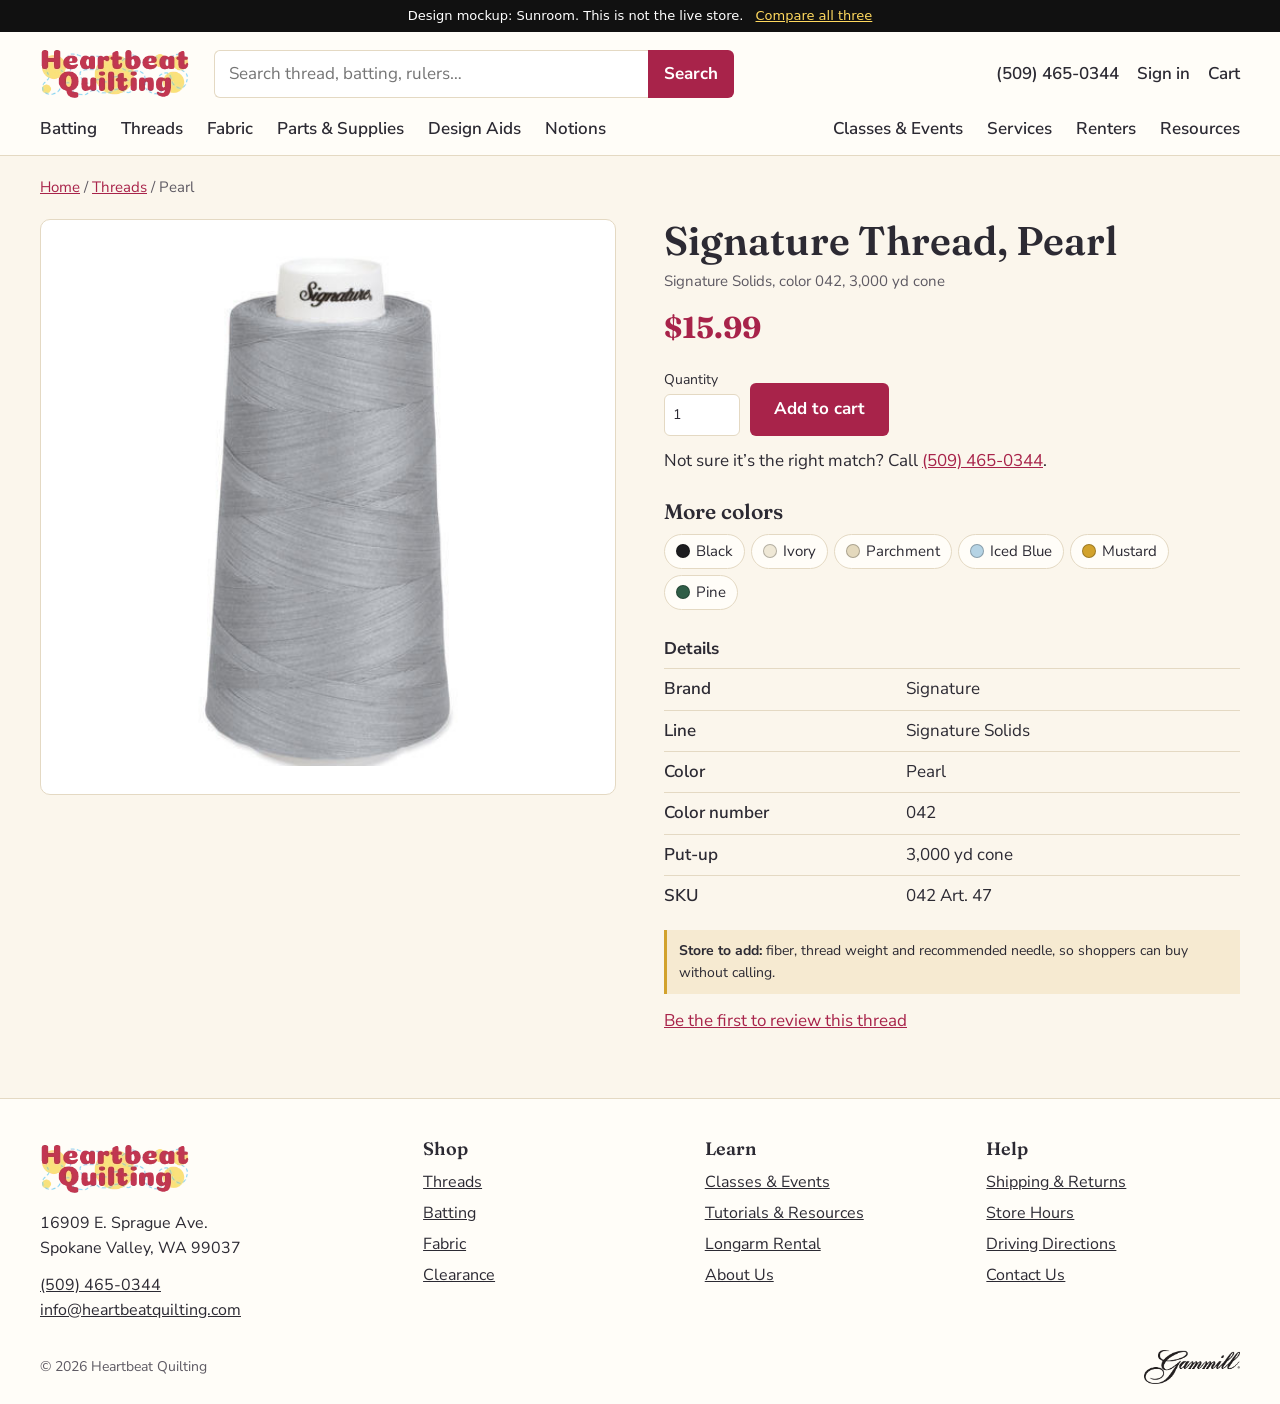
<file: docs/sunroom/product.html>
<!doctype html>
<html lang="en">
<head>
<meta charset="utf-8">
<meta name="viewport" content="width=device-width, initial-scale=1">
<meta name="robots" content="noindex, nofollow">
<title>Signature Solids Thread, Pearl | Heartbeat Quilting</title>
<meta name="description" content="Longarm machine quilting supplies, services, rental and sales in Spokane Valley, WA.">
<link rel="icon" href="../assets/img/favicon.png">
<link rel="preconnect" href="https://fonts.googleapis.com">
<link rel="preconnect" href="https://fonts.gstatic.com" crossorigin>
<link rel="stylesheet" href="https://fonts.googleapis.com/css2?family=Fraunces:opsz,wght@9..144,500;9..144,600&family=Nunito+Sans:wght@400;600;700&display=swap">
<link rel="stylesheet" href="../assets/base.css">
<link rel="stylesheet" href="style.css">
</head>
<body class="prod">
<div class="mockbar"><span>Design mockup: Sunroom. This is not the live store.</span> <a href="../index.html">Compare all three</a></div>
<header class="site">
  <div class="top wrap">
    <a href="index.html" class="logo"><img src="../assets/img/logo.webp" alt="Heartbeat Quilting home" width="170" height="68"></a>
    <form class="search" role="search" data-mockform><label class="sr" for="q">Search products</label><input id="q" type="search" placeholder="Search thread, batting, rulers…"><button>Search</button></form>
    <div class="util"><a href="tel:+15094650344">(509) 465-0344</a><a href="#" data-mock class="">Sign in</a><a href="#" data-mock class="">Cart</a></div>
    <button class="menu" aria-expanded="false" aria-controls="nav">Menu</button>
  </div>
  <nav id="nav" class="wrap" aria-label="Main"><ul><li><a href="#" data-mock class="">Batting</a></li><li><a href="threads.html">Threads</a></li><li><a href="#" data-mock class="">Fabric</a></li><li><a href="#" data-mock class="">Parts &amp; Supplies</a></li><li><a href="#" data-mock class="">Design Aids</a></li><li><a href="#" data-mock class="">Notions</a></li><li class="sep"><a href="#" data-mock class="">Classes &amp; Events</a></li><li><a href="#" data-mock class="">Services</a></li><li><a href="#" data-mock class="">Renters</a></li><li><a href="#" data-mock class="">Resources</a></li></ul></nav>
</header><main class="wrap prod">
<nav class="crumbs" aria-label="Breadcrumb"><a href="index.html">Home</a> / <a href="threads.html">Threads</a> / <span>Pearl</span></nav>
<div class="pgrid"><div class="gallery"><img src="../assets/img/pearl-3k.jpg" alt="Signature Thread, Pearl, 3,000 yd cone" loading="lazy" class=""></div>
<div class="buy"><h1>Signature Thread, Pearl</h1><p class="sub">Signature Solids, color 042, 3,000 yd cone</p><p class="price big">$15.99</p>
<form data-mockform class="add"><label>Quantity <input type="number" value="1" min="1"></label><button class="btn">Add to cart</button></form>
<p class="help">Not sure it’s the right match? Call <a href="tel:+15094650344">(509) 465-0344</a>.</p>
<h2>More colors</h2><div class="ways"><a href="#" data-mock class="way"><span class="dot" style="background:#1d1d1f"></span>Black</a><a href="#" data-mock class="way"><span class="dot" style="background:#efe8d6"></span>Ivory</a><a href="#" data-mock class="way"><span class="dot" style="background:#e4d9bd"></span>Parchment</a><a href="#" data-mock class="way"><span class="dot" style="background:#b5d3e4"></span>Iced Blue</a><a href="#" data-mock class="way"><span class="dot" style="background:#d2a22c"></span>Mustard</a><a href="#" data-mock class="way"><span class="dot" style="background:#2f5d46"></span>Pine</a></div>
<table class="specs"><caption>Details</caption><tr><th scope="row">Brand</th><td>Signature</td></tr><tr><th scope="row">Line</th><td>Signature Solids</td></tr><tr><th scope="row">Color</th><td>Pearl</td></tr><tr><th scope="row">Color number</th><td>042</td></tr><tr><th scope="row">Put-up</th><td>3,000 yd cone</td></tr><tr><th scope="row">SKU</th><td>042 Art. 47</td></tr></table><p class="todo"><strong>Store to add:</strong> fiber, thread weight and recommended needle, so shoppers can buy without calling.</p>
<p class="reviews"><a href="#" data-mock class="">Be the first to review this thread</a></p></div></div>
</main><footer class="site"><div class="wrap cols">
  <div><img src="../assets/img/logo.webp" alt="Heartbeat Quilting" width="150" height="60"><p>16909 E. Sprague Ave.<br>Spokane Valley, WA 99037</p><p><a href="tel:+15094650344">(509) 465-0344</a><br><a href="mailto:info@heartbeatquilting.com">info@heartbeatquilting.com</a></p></div>
  <div><h2>Shop</h2><ul><li><a href="threads.html">Threads</a></li><li><a href="#" data-mock class="">Batting</a></li><li><a href="#" data-mock class="">Fabric</a></li><li><a href="#" data-mock class="">Clearance</a></li></ul></div>
  <div><h2>Learn</h2><ul><li><a href="#" data-mock class="">Classes &amp; Events</a></li><li><a href="#" data-mock class="">Tutorials &amp; Resources</a></li><li><a href="#" data-mock class="">Longarm Rental</a></li><li><a href="#" data-mock class="">About Us</a></li></ul></div>
  <div><h2>Help</h2><ul><li><a href="#" data-mock class="">Shipping &amp; Returns</a></li><li><a href="#" data-mock class="">Store Hours</a></li><li><a href="#" data-mock class="">Driving Directions</a></li><li><a href="#" data-mock class="">Contact Us</a></li></ul></div>
</div><div class="wrap legal"><span>© 2026 Heartbeat Quilting</span><img src="../assets/img/gammill-logo.png" alt="Gammill" width="96" height="34"></div></footer>
<div class="toast" role="status" aria-live="polite"></div>
<script src="../assets/mock.js"></script>
</body>
</html>
</file>
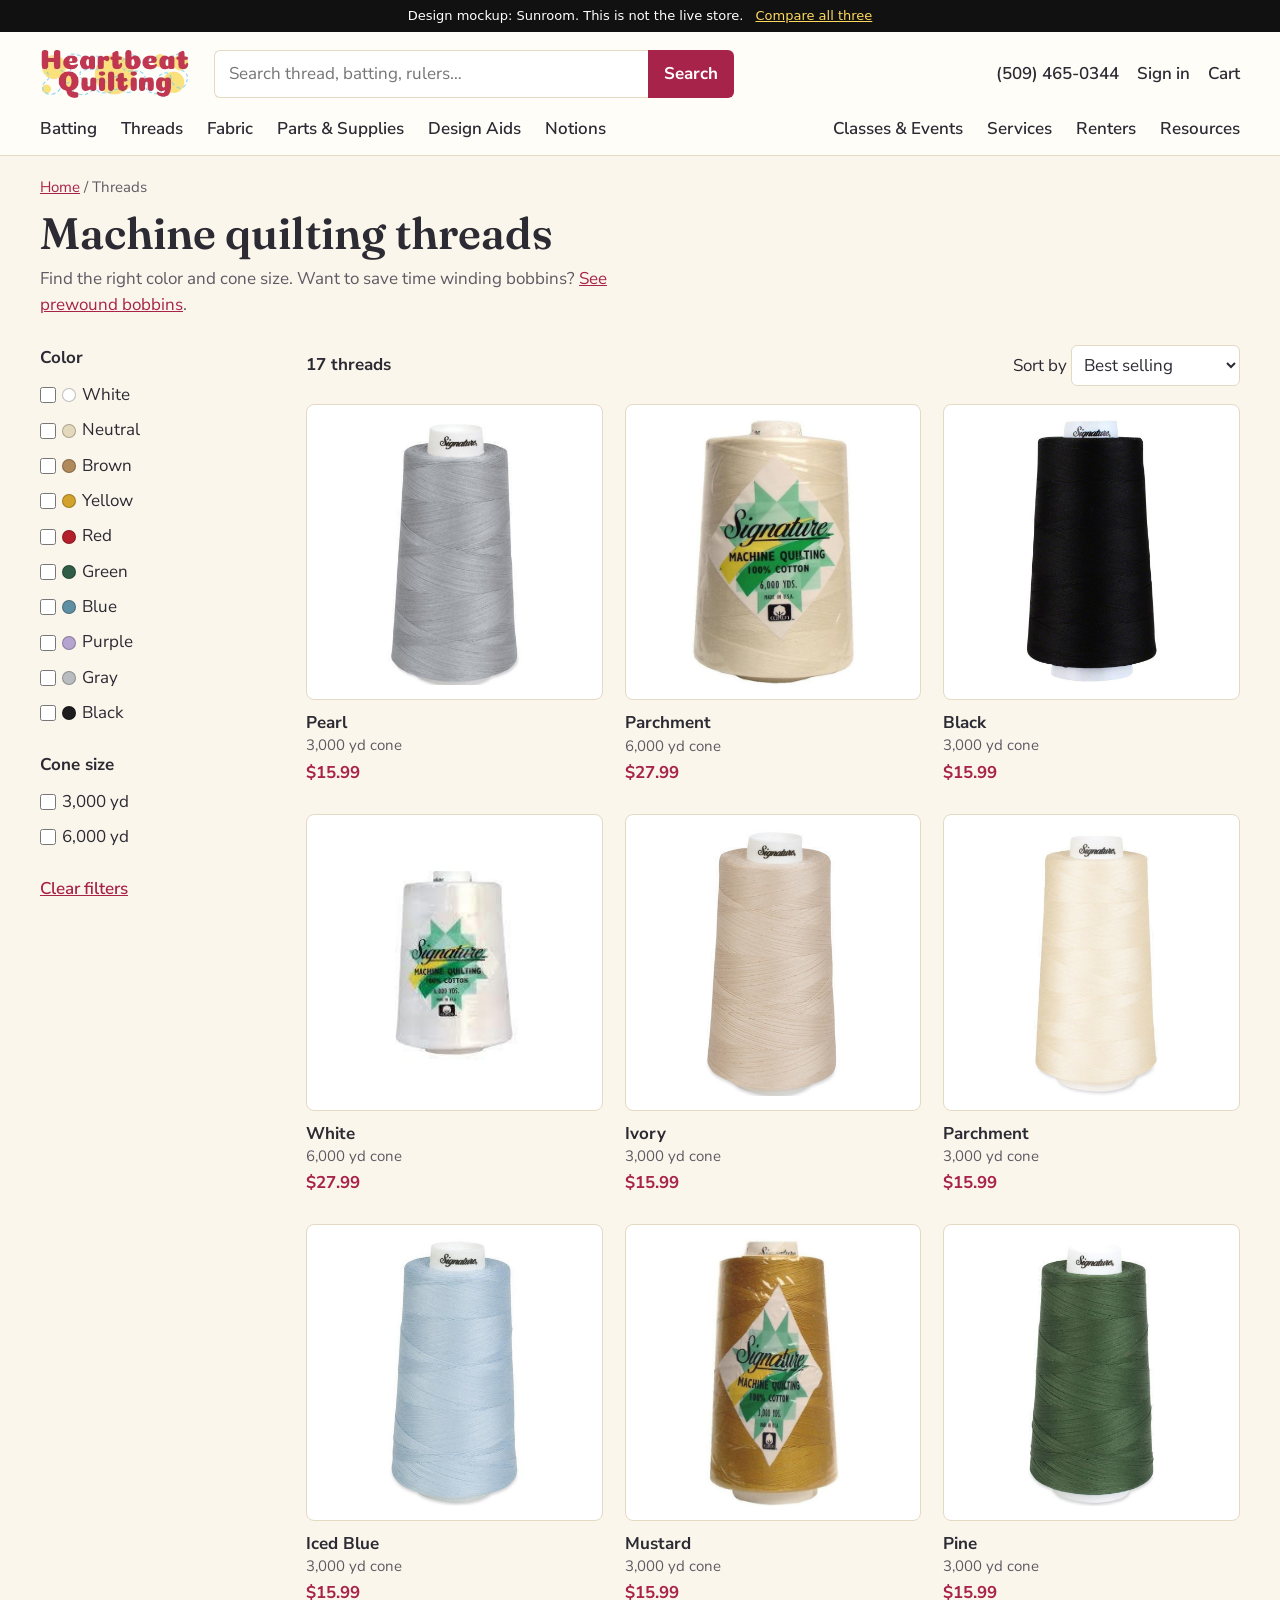
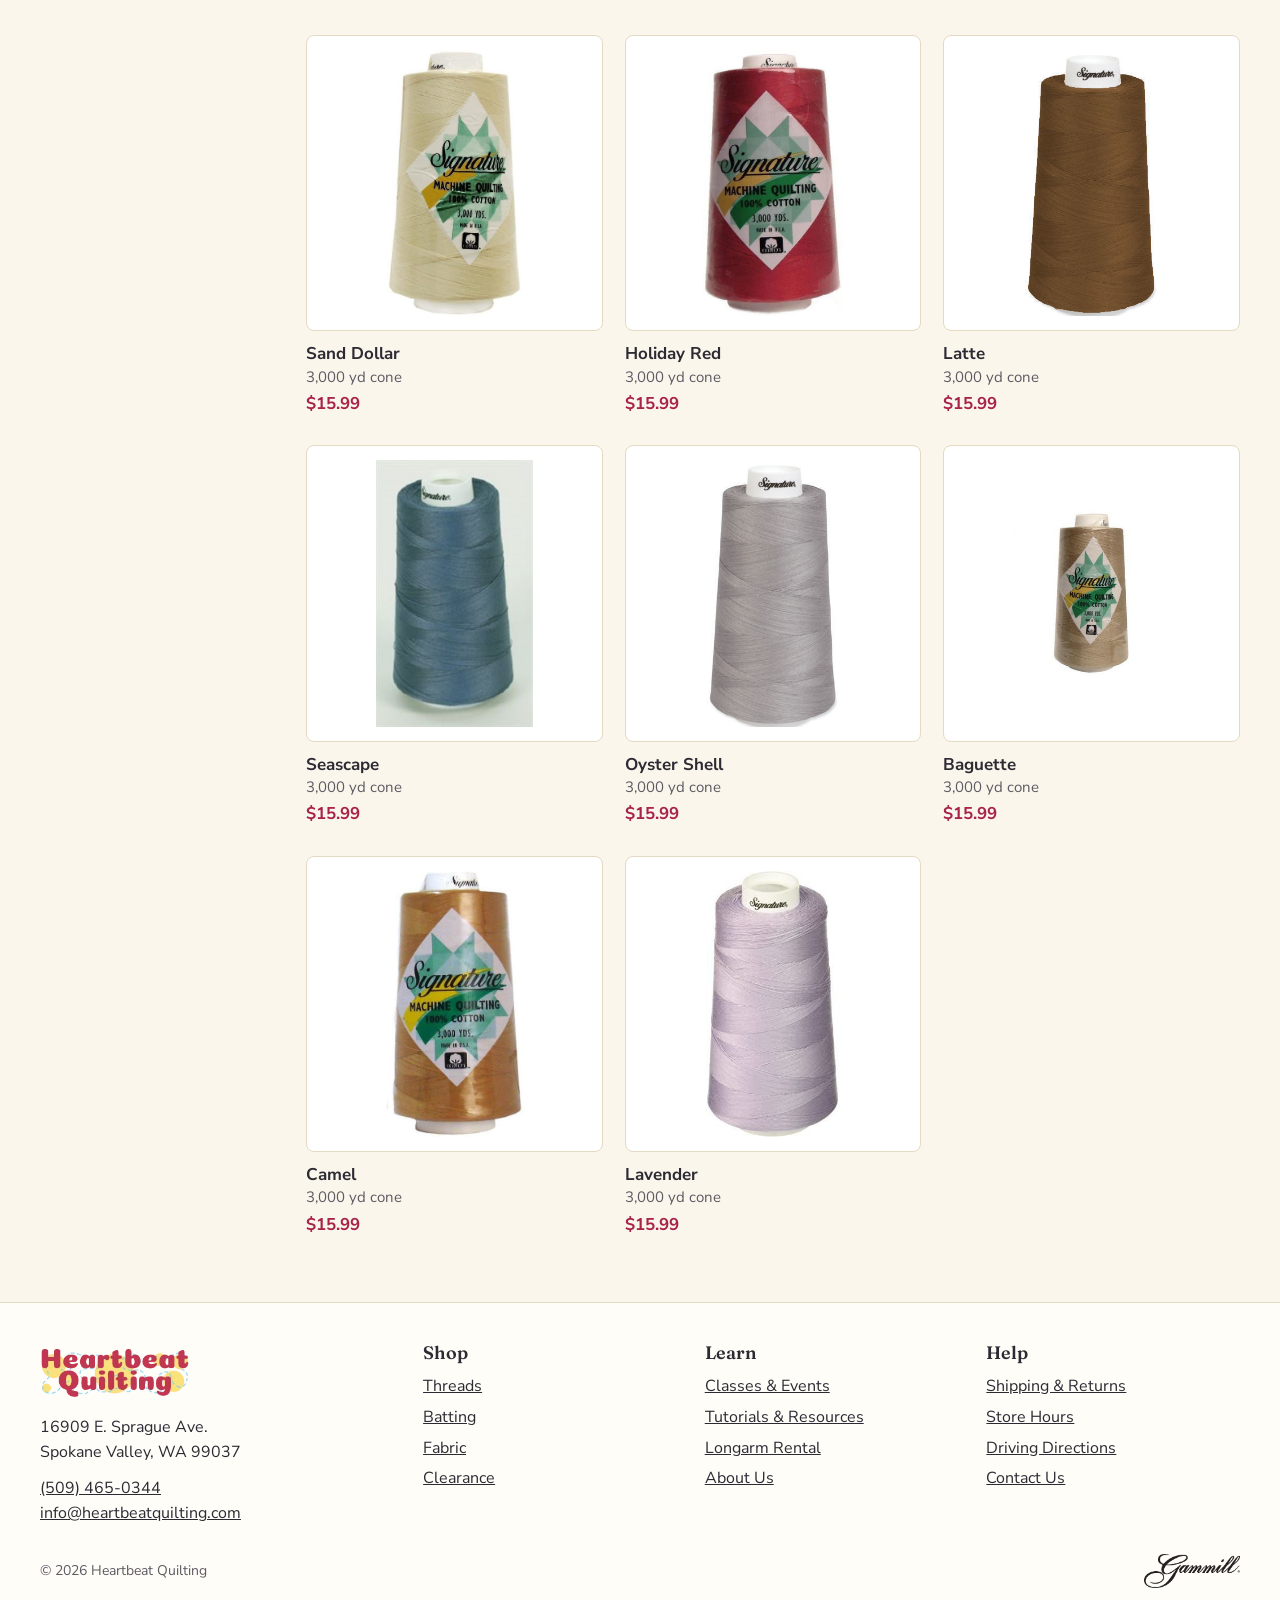
<file: docs/sunroom/threads.html>
<!doctype html>
<html lang="en">
<head>
<meta charset="utf-8">
<meta name="viewport" content="width=device-width, initial-scale=1">
<meta name="robots" content="noindex, nofollow">
<title>Machine Quilting Threads | Heartbeat Quilting</title>
<meta name="description" content="Longarm machine quilting supplies, services, rental and sales in Spokane Valley, WA.">
<link rel="icon" href="../assets/img/favicon.png">
<link rel="preconnect" href="https://fonts.googleapis.com">
<link rel="preconnect" href="https://fonts.gstatic.com" crossorigin>
<link rel="stylesheet" href="https://fonts.googleapis.com/css2?family=Fraunces:opsz,wght@9..144,500;9..144,600&family=Nunito+Sans:wght@400;600;700&display=swap">
<link rel="stylesheet" href="../assets/base.css">
<link rel="stylesheet" href="style.css">
</head>
<body class="cat">
<div class="mockbar"><span>Design mockup: Sunroom. This is not the live store.</span> <a href="../index.html">Compare all three</a></div>
<header class="site">
  <div class="top wrap">
    <a href="index.html" class="logo"><img src="../assets/img/logo.webp" alt="Heartbeat Quilting home" width="170" height="68"></a>
    <form class="search" role="search" data-mockform><label class="sr" for="q">Search products</label><input id="q" type="search" placeholder="Search thread, batting, rulers…"><button>Search</button></form>
    <div class="util"><a href="tel:+15094650344">(509) 465-0344</a><a href="#" data-mock class="">Sign in</a><a href="#" data-mock class="">Cart</a></div>
    <button class="menu" aria-expanded="false" aria-controls="nav">Menu</button>
  </div>
  <nav id="nav" class="wrap" aria-label="Main"><ul><li><a href="#" data-mock class="">Batting</a></li><li><a href="threads.html">Threads</a></li><li><a href="#" data-mock class="">Fabric</a></li><li><a href="#" data-mock class="">Parts &amp; Supplies</a></li><li><a href="#" data-mock class="">Design Aids</a></li><li><a href="#" data-mock class="">Notions</a></li><li class="sep"><a href="#" data-mock class="">Classes &amp; Events</a></li><li><a href="#" data-mock class="">Services</a></li><li><a href="#" data-mock class="">Renters</a></li><li><a href="#" data-mock class="">Resources</a></li></ul></nav>
</header><main class="wrap cat">
<nav class="crumbs" aria-label="Breadcrumb"><a href="index.html">Home</a> / <span>Threads</span></nav>
<h1>Machine quilting threads</h1>
<p class="lead">Find the right color and cone size. Want to save time winding bobbins? <a href="#" data-mock class="">See prewound bobbins</a>.</p>
<div class="catgrid"><aside><form class="filters" aria-label="Filter threads">
  <fieldset><legend>Color</legend><div class="chips"><label class="chip"><input type="checkbox" name="family" value="white"><span class="dot" style="background:#ffffff"></span>White</label><label class="chip"><input type="checkbox" name="family" value="neutral"><span class="dot" style="background:#e4d9bd"></span>Neutral</label><label class="chip"><input type="checkbox" name="family" value="brown"><span class="dot" style="background:#b08a5a"></span>Brown</label><label class="chip"><input type="checkbox" name="family" value="yellow"><span class="dot" style="background:#d2a22c"></span>Yellow</label><label class="chip"><input type="checkbox" name="family" value="red"><span class="dot" style="background:#b3202c"></span>Red</label><label class="chip"><input type="checkbox" name="family" value="green"><span class="dot" style="background:#2f5d46"></span>Green</label><label class="chip"><input type="checkbox" name="family" value="blue"><span class="dot" style="background:#5f8fa3"></span>Blue</label><label class="chip"><input type="checkbox" name="family" value="purple"><span class="dot" style="background:#b6a4d0"></span>Purple</label><label class="chip"><input type="checkbox" name="family" value="gray"><span class="dot" style="background:#b9bdc0"></span>Gray</label><label class="chip"><input type="checkbox" name="family" value="black"><span class="dot" style="background:#1d1d1f"></span>Black</label></div></fieldset>
  <fieldset><legend>Cone size</legend><div class="chips">
    <label class="chip"><input type="checkbox" name="yards" value="3000">3,000 yd</label>
    <label class="chip"><input type="checkbox" name="yards" value="6000">6,000 yd</label>
  </div></fieldset>
  <button type="reset" class="clear">Clear filters</button>
</form></aside>
<div><div class="tools"><p class="count" data-count></p><label class="sort">Sort by <select data-sort>
<option value="best">Best selling</option><option value="name">Color name</option>
<option value="low">Price: low to high</option><option value="high">Price: high to low</option></select></label></div><div class="grid three" data-results><article class="card" data-family="gray" data-yards="3000" data-price="15.99" data-name="Pearl"><a href="product.html" ><div class="pic"><img src="../assets/img/pearl-3k.jpg" alt="Signature Thread, Pearl, 3,000 yd cone" loading="lazy" class=""></div><h3>Pearl</h3><p class="sub">3,000 yd cone</p><p class="price">$15.99</p></a></article><article class="card" data-family="neutral" data-yards="6000" data-price="27.99" data-name="Parchment"><a href="#" data-mock><div class="pic"><img src="../assets/img/parchment-6k.jpg" alt="Signature Thread, Parchment, 6,000 yd cone" loading="lazy" class=""></div><h3>Parchment</h3><p class="sub">6,000 yd cone</p><p class="price">$27.99</p></a></article><article class="card" data-family="black" data-yards="3000" data-price="15.99" data-name="Black"><a href="#" data-mock><div class="pic"><img src="../assets/img/black-3k.jpg" alt="Signature Thread, Black, 3,000 yd cone" loading="lazy" class=""></div><h3>Black</h3><p class="sub">3,000 yd cone</p><p class="price">$15.99</p></a></article><article class="card" data-family="white" data-yards="6000" data-price="27.99" data-name="White"><a href="#" data-mock><div class="pic"><img src="../assets/img/white-6k.jpg" alt="Signature Thread, White, 6,000 yd cone" loading="lazy" class=""></div><h3>White</h3><p class="sub">6,000 yd cone</p><p class="price">$27.99</p></a></article><article class="card" data-family="neutral" data-yards="3000" data-price="15.99" data-name="Ivory"><a href="#" data-mock><div class="pic"><img src="../assets/img/ivory-3k.jpg" alt="Signature Thread, Ivory, 3,000 yd cone" loading="lazy" class=""></div><h3>Ivory</h3><p class="sub">3,000 yd cone</p><p class="price">$15.99</p></a></article><article class="card" data-family="neutral" data-yards="3000" data-price="15.99" data-name="Parchment"><a href="#" data-mock><div class="pic"><img src="../assets/img/parchment-3k.jpg" alt="Signature Thread, Parchment, 3,000 yd cone" loading="lazy" class=""></div><h3>Parchment</h3><p class="sub">3,000 yd cone</p><p class="price">$15.99</p></a></article><article class="card" data-family="blue" data-yards="3000" data-price="15.99" data-name="Iced Blue"><a href="#" data-mock><div class="pic"><img src="../assets/img/iced-blue-3k.jpg" alt="Signature Thread, Iced Blue, 3,000 yd cone" loading="lazy" class=""></div><h3>Iced Blue</h3><p class="sub">3,000 yd cone</p><p class="price">$15.99</p></a></article><article class="card" data-family="yellow" data-yards="3000" data-price="15.99" data-name="Mustard"><a href="#" data-mock><div class="pic"><img src="../assets/img/mustard-3k.jpg" alt="Signature Thread, Mustard, 3,000 yd cone" loading="lazy" class=""></div><h3>Mustard</h3><p class="sub">3,000 yd cone</p><p class="price">$15.99</p></a></article><article class="card" data-family="green" data-yards="3000" data-price="15.99" data-name="Pine"><a href="#" data-mock><div class="pic"><img src="../assets/img/pine-3k.jpg" alt="Signature Thread, Pine, 3,000 yd cone" loading="lazy" class=""></div><h3>Pine</h3><p class="sub">3,000 yd cone</p><p class="price">$15.99</p></a></article><article class="card" data-family="neutral" data-yards="3000" data-price="15.99" data-name="Sand Dollar"><a href="#" data-mock><div class="pic"><img src="../assets/img/sand-dollar-3k.jpg" alt="Signature Thread, Sand Dollar, 3,000 yd cone" loading="lazy" class=""></div><h3>Sand Dollar</h3><p class="sub">3,000 yd cone</p><p class="price">$15.99</p></a></article><article class="card" data-family="red" data-yards="3000" data-price="15.99" data-name="Holiday Red"><a href="#" data-mock><div class="pic"><img src="../assets/img/holiday-red-3k.jpg" alt="Signature Thread, Holiday Red, 3,000 yd cone" loading="lazy" class=""></div><h3>Holiday Red</h3><p class="sub">3,000 yd cone</p><p class="price">$15.99</p></a></article><article class="card" data-family="brown" data-yards="3000" data-price="15.99" data-name="Latte"><a href="#" data-mock><div class="pic"><img src="../assets/img/latte-3k.jpg" alt="Signature Thread, Latte, 3,000 yd cone" loading="lazy" class=""></div><h3>Latte</h3><p class="sub">3,000 yd cone</p><p class="price">$15.99</p></a></article><article class="card" data-family="blue" data-yards="3000" data-price="15.99" data-name="Seascape"><a href="#" data-mock><div class="pic"><img src="../assets/img/seascape-3k.jpg" alt="Signature Thread, Seascape, 3,000 yd cone" loading="lazy" class=""></div><h3>Seascape</h3><p class="sub">3,000 yd cone</p><p class="price">$15.99</p></a></article><article class="card" data-family="neutral" data-yards="3000" data-price="15.99" data-name="Oyster Shell"><a href="#" data-mock><div class="pic"><img src="../assets/img/oyster-shell-3k.jpg" alt="Signature Thread, Oyster Shell, 3,000 yd cone" loading="lazy" class=""></div><h3>Oyster Shell</h3><p class="sub">3,000 yd cone</p><p class="price">$15.99</p></a></article><article class="card" data-family="brown" data-yards="3000" data-price="15.99" data-name="Baguette"><a href="#" data-mock><div class="pic"><img src="../assets/img/baguette-3k.jpg" alt="Signature Thread, Baguette, 3,000 yd cone" loading="lazy" class=""></div><h3>Baguette</h3><p class="sub">3,000 yd cone</p><p class="price">$15.99</p></a></article><article class="card" data-family="brown" data-yards="3000" data-price="15.99" data-name="Camel"><a href="#" data-mock><div class="pic"><img src="../assets/img/camel-3k.jpg" alt="Signature Thread, Camel, 3,000 yd cone" loading="lazy" class=""></div><h3>Camel</h3><p class="sub">3,000 yd cone</p><p class="price">$15.99</p></a></article><article class="card" data-family="purple" data-yards="3000" data-price="15.99" data-name="Lavender"><a href="#" data-mock><div class="pic"><img src="../assets/img/lavender-3k.jpg" alt="Signature Thread, Lavender, 3,000 yd cone" loading="lazy" class=""></div><h3>Lavender</h3><p class="sub">3,000 yd cone</p><p class="price">$15.99</p></a></article></div></div></div>
</main><footer class="site"><div class="wrap cols">
  <div><img src="../assets/img/logo.webp" alt="Heartbeat Quilting" width="150" height="60"><p>16909 E. Sprague Ave.<br>Spokane Valley, WA 99037</p><p><a href="tel:+15094650344">(509) 465-0344</a><br><a href="mailto:info@heartbeatquilting.com">info@heartbeatquilting.com</a></p></div>
  <div><h2>Shop</h2><ul><li><a href="threads.html">Threads</a></li><li><a href="#" data-mock class="">Batting</a></li><li><a href="#" data-mock class="">Fabric</a></li><li><a href="#" data-mock class="">Clearance</a></li></ul></div>
  <div><h2>Learn</h2><ul><li><a href="#" data-mock class="">Classes &amp; Events</a></li><li><a href="#" data-mock class="">Tutorials &amp; Resources</a></li><li><a href="#" data-mock class="">Longarm Rental</a></li><li><a href="#" data-mock class="">About Us</a></li></ul></div>
  <div><h2>Help</h2><ul><li><a href="#" data-mock class="">Shipping &amp; Returns</a></li><li><a href="#" data-mock class="">Store Hours</a></li><li><a href="#" data-mock class="">Driving Directions</a></li><li><a href="#" data-mock class="">Contact Us</a></li></ul></div>
</div><div class="wrap legal"><span>© 2026 Heartbeat Quilting</span><img src="../assets/img/gammill-logo.png" alt="Gammill" width="96" height="34"></div></footer>
<div class="toast" role="status" aria-live="polite"></div>
<script src="../assets/mock.js"></script>
</body>
</html>
</file>
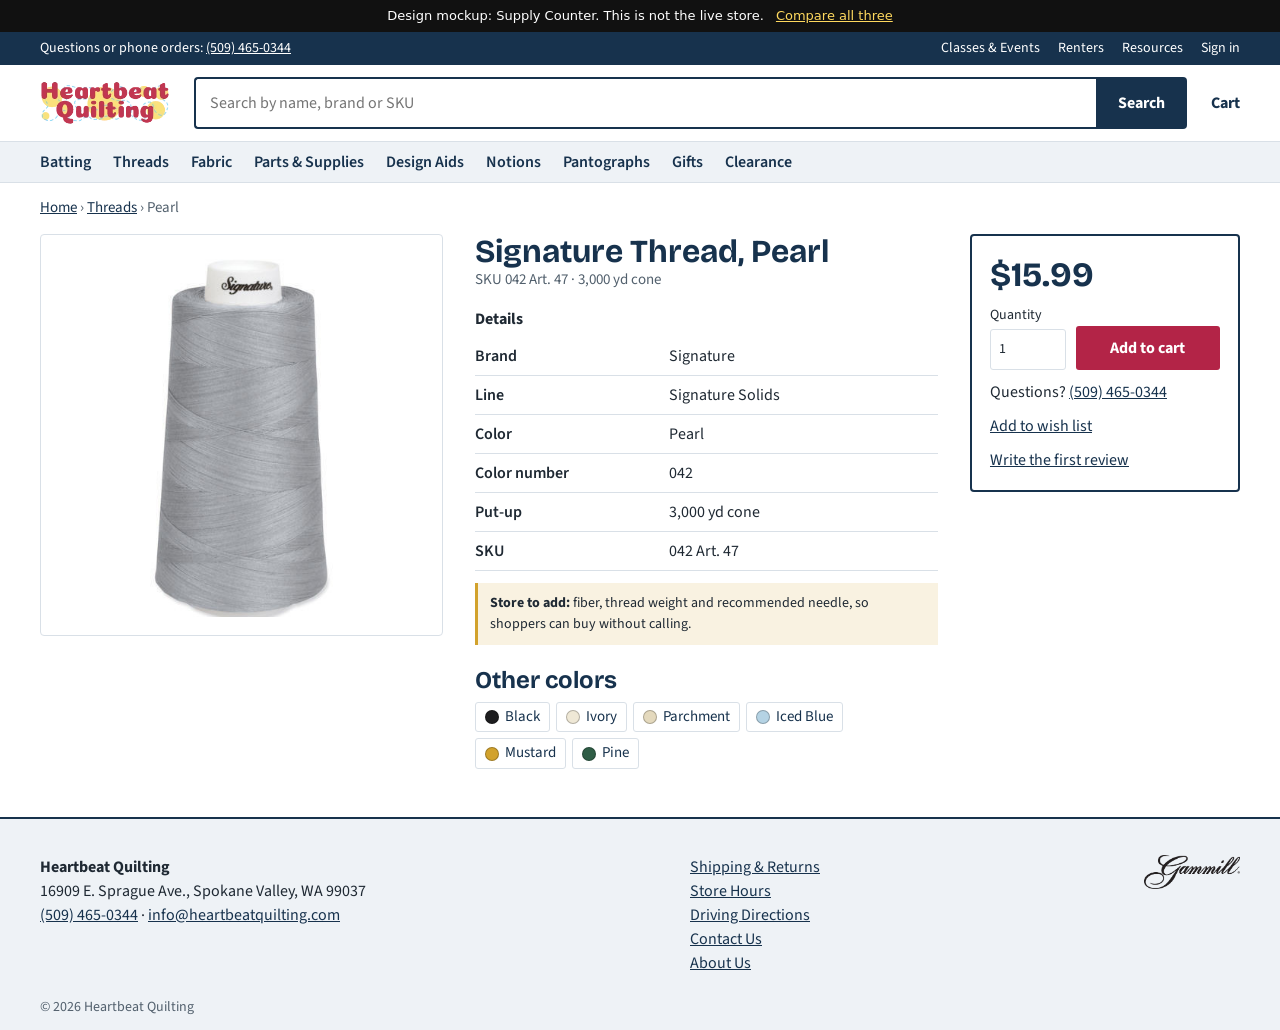
<file: docs/supply-counter/product.html>
<!doctype html>
<html lang="en">
<head>
<meta charset="utf-8">
<meta name="viewport" content="width=device-width, initial-scale=1">
<meta name="robots" content="noindex, nofollow">
<title>Signature Solids Thread, Pearl | Heartbeat Quilting</title>
<meta name="description" content="Longarm machine quilting supplies, services, rental and sales in Spokane Valley, WA.">
<link rel="icon" href="../assets/img/favicon.png">
<link rel="preconnect" href="https://fonts.googleapis.com">
<link rel="preconnect" href="https://fonts.gstatic.com" crossorigin>
<link rel="stylesheet" href="https://fonts.googleapis.com/css2?family=Bricolage+Grotesque:opsz,wght@12..96,600;12..96,700&family=Source+Sans+3:wght@400;600;700&display=swap">
<link rel="stylesheet" href="../assets/base.css">
<link rel="stylesheet" href="style.css">
</head>
<body class="prod">
<div class="mockbar"><span>Design mockup: Supply Counter. This is not the live store.</span> <a href="../index.html">Compare all three</a></div>
<header class="site">
  <div class="utility"><div class="wrap"><span>Questions or phone orders: <a href="tel:+15094650344">(509) 465-0344</a></span><span class="right"><a href="#" data-mock class="">Classes &amp; Events</a><a href="#" data-mock class="">Renters</a><a href="#" data-mock class="">Resources</a><a href="#" data-mock class="">Sign in</a></span></div></div>
  <div class="main wrap">
    <a href="index.html" class="logo"><img src="../assets/img/logo.webp" alt="Heartbeat Quilting home" width="140" height="56"></a>
    <form class="search" role="search" data-mockform><label class="sr" for="q">Search by name, brand or SKU</label><input id="q" type="search" placeholder="Search by name, brand or SKU"><button>Search</button></form>
    <a href="#" data-mock class="cart">Cart</a>
    <button class="menu" aria-expanded="false" aria-controls="nav">Departments</button>
  </div>
  <nav id="nav" aria-label="Departments"><ul class="wrap"><li><a href="#" data-mock class="">Batting</a></li><li><a href="threads.html">Threads</a></li><li><a href="#" data-mock class="">Fabric</a></li><li><a href="#" data-mock class="">Parts &amp; Supplies</a></li><li><a href="#" data-mock class="">Design Aids</a></li><li><a href="#" data-mock class="">Notions</a></li><li><a href="#" data-mock class="">Pantographs</a></li><li><a href="#" data-mock class="">Gifts</a></li><li><a href="#" data-mock class="">Clearance</a></li></ul></nav>
</header><main class="wrap prod">
<nav class="crumbs" aria-label="Breadcrumb"><a href="index.html">Home</a> › <a href="threads.html">Threads</a> › <span>Pearl</span></nav>
<div class="pgrid"><div class="gallery"><img src="../assets/img/pearl-3k.jpg" alt="Signature Thread, Pearl, 3,000 yd cone" loading="lazy" class=""></div>
<div class="detail"><h1>Signature Thread, Pearl</h1><p class="sub">SKU 042 Art. 47 · 3,000 yd cone</p><table class="specs"><caption>Details</caption><tr><th scope="row">Brand</th><td>Signature</td></tr><tr><th scope="row">Line</th><td>Signature Solids</td></tr><tr><th scope="row">Color</th><td>Pearl</td></tr><tr><th scope="row">Color number</th><td>042</td></tr><tr><th scope="row">Put-up</th><td>3,000 yd cone</td></tr><tr><th scope="row">SKU</th><td>042 Art. 47</td></tr></table><p class="todo"><strong>Store to add:</strong> fiber, thread weight and recommended needle, so shoppers can buy without calling.</p><h2>Other colors</h2><div class="ways"><a href="#" data-mock class="way"><span class="dot" style="background:#1d1d1f"></span>Black</a><a href="#" data-mock class="way"><span class="dot" style="background:#efe8d6"></span>Ivory</a><a href="#" data-mock class="way"><span class="dot" style="background:#e4d9bd"></span>Parchment</a><a href="#" data-mock class="way"><span class="dot" style="background:#b5d3e4"></span>Iced Blue</a><a href="#" data-mock class="way"><span class="dot" style="background:#d2a22c"></span>Mustard</a><a href="#" data-mock class="way"><span class="dot" style="background:#2f5d46"></span>Pine</a></div></div>
<aside class="box"><p class="price big">$15.99</p><form data-mockform class="add"><label>Quantity <input type="number" value="1" min="1"></label><button class="btn">Add to cart</button></form><p class="help">Questions? <a href="tel:+15094650344">(509) 465-0344</a></p><p><a href="#" data-mock class="">Add to wish list</a></p><p><a href="#" data-mock class="">Write the first review</a></p></aside></div>
</main><footer class="site"><div class="wrap row"><p><strong>Heartbeat Quilting</strong><br>16909 E. Sprague Ave., Spokane Valley, WA 99037<br><a href="tel:+15094650344">(509) 465-0344</a> · <a href="mailto:info@heartbeatquilting.com">info@heartbeatquilting.com</a></p>
<ul><li><a href="#" data-mock class="">Shipping &amp; Returns</a></li><li><a href="#" data-mock class="">Store Hours</a></li><li><a href="#" data-mock class="">Driving Directions</a></li><li><a href="#" data-mock class="">Contact Us</a></li><li><a href="#" data-mock class="">About Us</a></li></ul>
<img src="../assets/img/gammill-logo.png" alt="Gammill" width="96" height="34"></div><p class="wrap legal">© 2026 Heartbeat Quilting</p></footer>
<div class="toast" role="status" aria-live="polite"></div>
<script src="../assets/mock.js"></script>
</body>
</html>
</file>
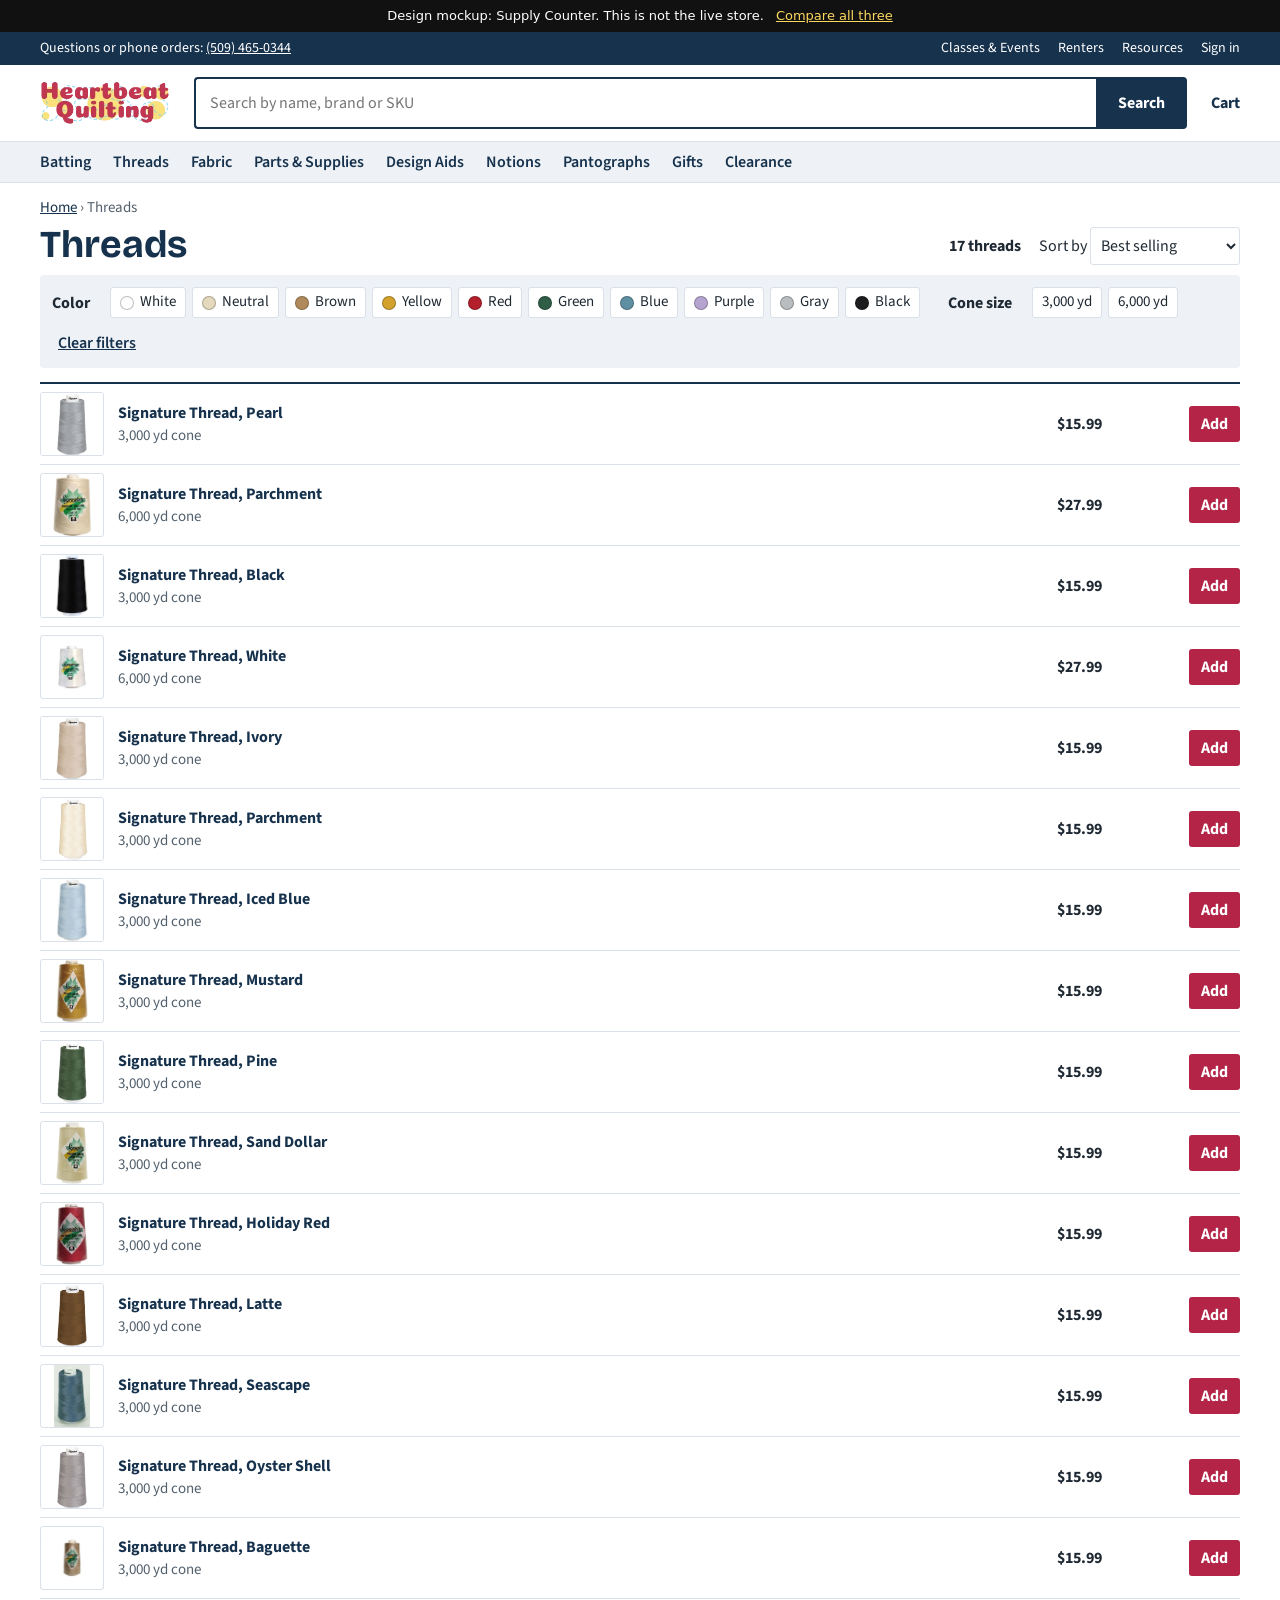
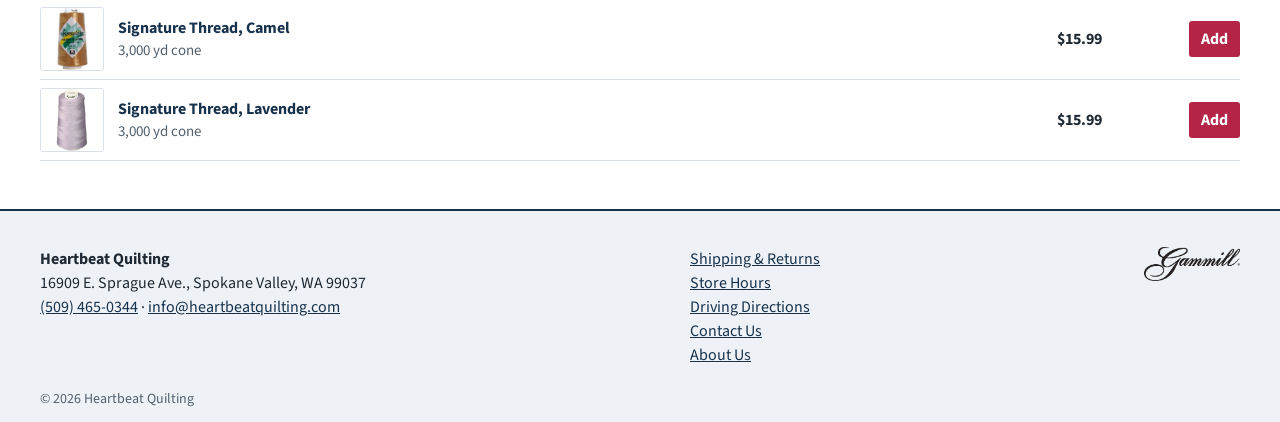
<file: docs/supply-counter/threads.html>
<!doctype html>
<html lang="en">
<head>
<meta charset="utf-8">
<meta name="viewport" content="width=device-width, initial-scale=1">
<meta name="robots" content="noindex, nofollow">
<title>Machine Quilting Threads | Heartbeat Quilting</title>
<meta name="description" content="Longarm machine quilting supplies, services, rental and sales in Spokane Valley, WA.">
<link rel="icon" href="../assets/img/favicon.png">
<link rel="preconnect" href="https://fonts.googleapis.com">
<link rel="preconnect" href="https://fonts.gstatic.com" crossorigin>
<link rel="stylesheet" href="https://fonts.googleapis.com/css2?family=Bricolage+Grotesque:opsz,wght@12..96,600;12..96,700&family=Source+Sans+3:wght@400;600;700&display=swap">
<link rel="stylesheet" href="../assets/base.css">
<link rel="stylesheet" href="style.css">
</head>
<body class="cat">
<div class="mockbar"><span>Design mockup: Supply Counter. This is not the live store.</span> <a href="../index.html">Compare all three</a></div>
<header class="site">
  <div class="utility"><div class="wrap"><span>Questions or phone orders: <a href="tel:+15094650344">(509) 465-0344</a></span><span class="right"><a href="#" data-mock class="">Classes &amp; Events</a><a href="#" data-mock class="">Renters</a><a href="#" data-mock class="">Resources</a><a href="#" data-mock class="">Sign in</a></span></div></div>
  <div class="main wrap">
    <a href="index.html" class="logo"><img src="../assets/img/logo.webp" alt="Heartbeat Quilting home" width="140" height="56"></a>
    <form class="search" role="search" data-mockform><label class="sr" for="q">Search by name, brand or SKU</label><input id="q" type="search" placeholder="Search by name, brand or SKU"><button>Search</button></form>
    <a href="#" data-mock class="cart">Cart</a>
    <button class="menu" aria-expanded="false" aria-controls="nav">Departments</button>
  </div>
  <nav id="nav" aria-label="Departments"><ul class="wrap"><li><a href="#" data-mock class="">Batting</a></li><li><a href="threads.html">Threads</a></li><li><a href="#" data-mock class="">Fabric</a></li><li><a href="#" data-mock class="">Parts &amp; Supplies</a></li><li><a href="#" data-mock class="">Design Aids</a></li><li><a href="#" data-mock class="">Notions</a></li><li><a href="#" data-mock class="">Pantographs</a></li><li><a href="#" data-mock class="">Gifts</a></li><li><a href="#" data-mock class="">Clearance</a></li></ul></nav>
</header><main class="wrap cat">
<nav class="crumbs" aria-label="Breadcrumb"><a href="index.html">Home</a> › <span>Threads</span></nav>
<div class="head"><h1>Threads</h1><div class="tools"><p class="count" data-count></p><label class="sort">Sort by <select data-sort>
<option value="best">Best selling</option><option value="name">Color name</option>
<option value="low">Price: low to high</option><option value="high">Price: high to low</option></select></label></div></div>
<form class="filters" aria-label="Filter threads">
  <fieldset><legend>Color</legend><div class="chips"><label class="chip"><input type="checkbox" name="family" value="white"><span class="dot" style="background:#ffffff"></span>White</label><label class="chip"><input type="checkbox" name="family" value="neutral"><span class="dot" style="background:#e4d9bd"></span>Neutral</label><label class="chip"><input type="checkbox" name="family" value="brown"><span class="dot" style="background:#b08a5a"></span>Brown</label><label class="chip"><input type="checkbox" name="family" value="yellow"><span class="dot" style="background:#d2a22c"></span>Yellow</label><label class="chip"><input type="checkbox" name="family" value="red"><span class="dot" style="background:#b3202c"></span>Red</label><label class="chip"><input type="checkbox" name="family" value="green"><span class="dot" style="background:#2f5d46"></span>Green</label><label class="chip"><input type="checkbox" name="family" value="blue"><span class="dot" style="background:#5f8fa3"></span>Blue</label><label class="chip"><input type="checkbox" name="family" value="purple"><span class="dot" style="background:#b6a4d0"></span>Purple</label><label class="chip"><input type="checkbox" name="family" value="gray"><span class="dot" style="background:#b9bdc0"></span>Gray</label><label class="chip"><input type="checkbox" name="family" value="black"><span class="dot" style="background:#1d1d1f"></span>Black</label></div></fieldset>
  <fieldset><legend>Cone size</legend><div class="chips">
    <label class="chip"><input type="checkbox" name="yards" value="3000">3,000 yd</label>
    <label class="chip"><input type="checkbox" name="yards" value="6000">6,000 yd</label>
  </div></fieldset>
  <button type="reset" class="clear">Clear filters</button>
</form>
<ul class="rows" data-results><li class="row" data-family="gray" data-yards="3000" data-price="15.99" data-name="Pearl"><a class="thumb" href="product.html"  tabindex="-1" aria-hidden="true"><img src="../assets/img/pearl-3k.jpg" alt="Signature Thread, Pearl, 3,000 yd cone" loading="lazy" class=""></a><div class="info"><a href="product.html" >Signature Thread, Pearl</a><span>3,000 yd cone</span></div><span class="price">$15.99</span><form data-mockform class="qa"><label class="sr">Quantity for Pearl<input type="number" value="1" min="1"></label><button>Add</button></form></li><li class="row" data-family="neutral" data-yards="6000" data-price="27.99" data-name="Parchment"><a class="thumb" href="#" data-mock tabindex="-1" aria-hidden="true"><img src="../assets/img/parchment-6k.jpg" alt="Signature Thread, Parchment, 6,000 yd cone" loading="lazy" class=""></a><div class="info"><a href="#" data-mock>Signature Thread, Parchment</a><span>6,000 yd cone</span></div><span class="price">$27.99</span><form data-mockform class="qa"><label class="sr">Quantity for Parchment<input type="number" value="1" min="1"></label><button>Add</button></form></li><li class="row" data-family="black" data-yards="3000" data-price="15.99" data-name="Black"><a class="thumb" href="#" data-mock tabindex="-1" aria-hidden="true"><img src="../assets/img/black-3k.jpg" alt="Signature Thread, Black, 3,000 yd cone" loading="lazy" class=""></a><div class="info"><a href="#" data-mock>Signature Thread, Black</a><span>3,000 yd cone</span></div><span class="price">$15.99</span><form data-mockform class="qa"><label class="sr">Quantity for Black<input type="number" value="1" min="1"></label><button>Add</button></form></li><li class="row" data-family="white" data-yards="6000" data-price="27.99" data-name="White"><a class="thumb" href="#" data-mock tabindex="-1" aria-hidden="true"><img src="../assets/img/white-6k.jpg" alt="Signature Thread, White, 6,000 yd cone" loading="lazy" class=""></a><div class="info"><a href="#" data-mock>Signature Thread, White</a><span>6,000 yd cone</span></div><span class="price">$27.99</span><form data-mockform class="qa"><label class="sr">Quantity for White<input type="number" value="1" min="1"></label><button>Add</button></form></li><li class="row" data-family="neutral" data-yards="3000" data-price="15.99" data-name="Ivory"><a class="thumb" href="#" data-mock tabindex="-1" aria-hidden="true"><img src="../assets/img/ivory-3k.jpg" alt="Signature Thread, Ivory, 3,000 yd cone" loading="lazy" class=""></a><div class="info"><a href="#" data-mock>Signature Thread, Ivory</a><span>3,000 yd cone</span></div><span class="price">$15.99</span><form data-mockform class="qa"><label class="sr">Quantity for Ivory<input type="number" value="1" min="1"></label><button>Add</button></form></li><li class="row" data-family="neutral" data-yards="3000" data-price="15.99" data-name="Parchment"><a class="thumb" href="#" data-mock tabindex="-1" aria-hidden="true"><img src="../assets/img/parchment-3k.jpg" alt="Signature Thread, Parchment, 3,000 yd cone" loading="lazy" class=""></a><div class="info"><a href="#" data-mock>Signature Thread, Parchment</a><span>3,000 yd cone</span></div><span class="price">$15.99</span><form data-mockform class="qa"><label class="sr">Quantity for Parchment<input type="number" value="1" min="1"></label><button>Add</button></form></li><li class="row" data-family="blue" data-yards="3000" data-price="15.99" data-name="Iced Blue"><a class="thumb" href="#" data-mock tabindex="-1" aria-hidden="true"><img src="../assets/img/iced-blue-3k.jpg" alt="Signature Thread, Iced Blue, 3,000 yd cone" loading="lazy" class=""></a><div class="info"><a href="#" data-mock>Signature Thread, Iced Blue</a><span>3,000 yd cone</span></div><span class="price">$15.99</span><form data-mockform class="qa"><label class="sr">Quantity for Iced Blue<input type="number" value="1" min="1"></label><button>Add</button></form></li><li class="row" data-family="yellow" data-yards="3000" data-price="15.99" data-name="Mustard"><a class="thumb" href="#" data-mock tabindex="-1" aria-hidden="true"><img src="../assets/img/mustard-3k.jpg" alt="Signature Thread, Mustard, 3,000 yd cone" loading="lazy" class=""></a><div class="info"><a href="#" data-mock>Signature Thread, Mustard</a><span>3,000 yd cone</span></div><span class="price">$15.99</span><form data-mockform class="qa"><label class="sr">Quantity for Mustard<input type="number" value="1" min="1"></label><button>Add</button></form></li><li class="row" data-family="green" data-yards="3000" data-price="15.99" data-name="Pine"><a class="thumb" href="#" data-mock tabindex="-1" aria-hidden="true"><img src="../assets/img/pine-3k.jpg" alt="Signature Thread, Pine, 3,000 yd cone" loading="lazy" class=""></a><div class="info"><a href="#" data-mock>Signature Thread, Pine</a><span>3,000 yd cone</span></div><span class="price">$15.99</span><form data-mockform class="qa"><label class="sr">Quantity for Pine<input type="number" value="1" min="1"></label><button>Add</button></form></li><li class="row" data-family="neutral" data-yards="3000" data-price="15.99" data-name="Sand Dollar"><a class="thumb" href="#" data-mock tabindex="-1" aria-hidden="true"><img src="../assets/img/sand-dollar-3k.jpg" alt="Signature Thread, Sand Dollar, 3,000 yd cone" loading="lazy" class=""></a><div class="info"><a href="#" data-mock>Signature Thread, Sand Dollar</a><span>3,000 yd cone</span></div><span class="price">$15.99</span><form data-mockform class="qa"><label class="sr">Quantity for Sand Dollar<input type="number" value="1" min="1"></label><button>Add</button></form></li><li class="row" data-family="red" data-yards="3000" data-price="15.99" data-name="Holiday Red"><a class="thumb" href="#" data-mock tabindex="-1" aria-hidden="true"><img src="../assets/img/holiday-red-3k.jpg" alt="Signature Thread, Holiday Red, 3,000 yd cone" loading="lazy" class=""></a><div class="info"><a href="#" data-mock>Signature Thread, Holiday Red</a><span>3,000 yd cone</span></div><span class="price">$15.99</span><form data-mockform class="qa"><label class="sr">Quantity for Holiday Red<input type="number" value="1" min="1"></label><button>Add</button></form></li><li class="row" data-family="brown" data-yards="3000" data-price="15.99" data-name="Latte"><a class="thumb" href="#" data-mock tabindex="-1" aria-hidden="true"><img src="../assets/img/latte-3k.jpg" alt="Signature Thread, Latte, 3,000 yd cone" loading="lazy" class=""></a><div class="info"><a href="#" data-mock>Signature Thread, Latte</a><span>3,000 yd cone</span></div><span class="price">$15.99</span><form data-mockform class="qa"><label class="sr">Quantity for Latte<input type="number" value="1" min="1"></label><button>Add</button></form></li><li class="row" data-family="blue" data-yards="3000" data-price="15.99" data-name="Seascape"><a class="thumb" href="#" data-mock tabindex="-1" aria-hidden="true"><img src="../assets/img/seascape-3k.jpg" alt="Signature Thread, Seascape, 3,000 yd cone" loading="lazy" class=""></a><div class="info"><a href="#" data-mock>Signature Thread, Seascape</a><span>3,000 yd cone</span></div><span class="price">$15.99</span><form data-mockform class="qa"><label class="sr">Quantity for Seascape<input type="number" value="1" min="1"></label><button>Add</button></form></li><li class="row" data-family="neutral" data-yards="3000" data-price="15.99" data-name="Oyster Shell"><a class="thumb" href="#" data-mock tabindex="-1" aria-hidden="true"><img src="../assets/img/oyster-shell-3k.jpg" alt="Signature Thread, Oyster Shell, 3,000 yd cone" loading="lazy" class=""></a><div class="info"><a href="#" data-mock>Signature Thread, Oyster Shell</a><span>3,000 yd cone</span></div><span class="price">$15.99</span><form data-mockform class="qa"><label class="sr">Quantity for Oyster Shell<input type="number" value="1" min="1"></label><button>Add</button></form></li><li class="row" data-family="brown" data-yards="3000" data-price="15.99" data-name="Baguette"><a class="thumb" href="#" data-mock tabindex="-1" aria-hidden="true"><img src="../assets/img/baguette-3k.jpg" alt="Signature Thread, Baguette, 3,000 yd cone" loading="lazy" class=""></a><div class="info"><a href="#" data-mock>Signature Thread, Baguette</a><span>3,000 yd cone</span></div><span class="price">$15.99</span><form data-mockform class="qa"><label class="sr">Quantity for Baguette<input type="number" value="1" min="1"></label><button>Add</button></form></li><li class="row" data-family="brown" data-yards="3000" data-price="15.99" data-name="Camel"><a class="thumb" href="#" data-mock tabindex="-1" aria-hidden="true"><img src="../assets/img/camel-3k.jpg" alt="Signature Thread, Camel, 3,000 yd cone" loading="lazy" class=""></a><div class="info"><a href="#" data-mock>Signature Thread, Camel</a><span>3,000 yd cone</span></div><span class="price">$15.99</span><form data-mockform class="qa"><label class="sr">Quantity for Camel<input type="number" value="1" min="1"></label><button>Add</button></form></li><li class="row" data-family="purple" data-yards="3000" data-price="15.99" data-name="Lavender"><a class="thumb" href="#" data-mock tabindex="-1" aria-hidden="true"><img src="../assets/img/lavender-3k.jpg" alt="Signature Thread, Lavender, 3,000 yd cone" loading="lazy" class=""></a><div class="info"><a href="#" data-mock>Signature Thread, Lavender</a><span>3,000 yd cone</span></div><span class="price">$15.99</span><form data-mockform class="qa"><label class="sr">Quantity for Lavender<input type="number" value="1" min="1"></label><button>Add</button></form></li></ul>
</main><footer class="site"><div class="wrap row"><p><strong>Heartbeat Quilting</strong><br>16909 E. Sprague Ave., Spokane Valley, WA 99037<br><a href="tel:+15094650344">(509) 465-0344</a> · <a href="mailto:info@heartbeatquilting.com">info@heartbeatquilting.com</a></p>
<ul><li><a href="#" data-mock class="">Shipping &amp; Returns</a></li><li><a href="#" data-mock class="">Store Hours</a></li><li><a href="#" data-mock class="">Driving Directions</a></li><li><a href="#" data-mock class="">Contact Us</a></li><li><a href="#" data-mock class="">About Us</a></li></ul>
<img src="../assets/img/gammill-logo.png" alt="Gammill" width="96" height="34"></div><p class="wrap legal">© 2026 Heartbeat Quilting</p></footer>
<div class="toast" role="status" aria-live="polite"></div>
<script src="../assets/mock.js"></script>
</body>
</html>
</file>
<file: docs/assets/landing.css>
body{margin:0;background:#faf7f1;color:#26242b;font:400 17px/1.55 Georgia,"Times New Roman",serif}
main{width:min(1120px,100% - 40px);margin:0 auto;padding:36px 0 60px}
h1{font-size:clamp(30px,4vw,44px);line-height:1.15;margin:14px 0 8px}
h2{line-height:1.2;margin:0 0 8px}
header p{max-width:66ch;margin:0}
img{max-width:100%;height:auto;display:block}
.dirs{display:grid;grid-template-columns:repeat(3,1fr);gap:24px;margin:34px 0 44px}
.shot{display:block;aspect-ratio:4/3;overflow:hidden;border:1px solid #ddd5c6;border-radius:8px;margin-bottom:14px;background:#fff}
.shot img{width:100%;height:100%;object-fit:cover;object-position:top}
.sw{display:flex;gap:4px;margin:6px 0 10px}
.sw span{width:26px;height:18px;border:1px solid #cfc7b8;border-radius:3px}
.dir p{margin:0 0 10px;font-size:16px}
.dir ul{list-style:none;padding:0;margin:0;font:600 16px system-ui,sans-serif}
.dir li{padding:3px 0}
a{color:#a8234a}
:focus-visible{outline:3px solid #a8234a;outline-offset:2px}
section>h2{font-size:26px}
table{border-collapse:collapse;width:100%;margin-bottom:40px;font-size:16px}
th,td{padding:9px 12px 9px 0;border-top:1px solid #ddd5c6;text-align:left;vertical-align:top}
th{font-weight:600;width:42%}
.notes{padding-left:20px;margin:0}
.notes li{padding:4px 0}
@media(max-width:820px){.dirs{grid-template-columns:1fr}th{width:46%}}
</file>
<file: docs/assets/base.css>
*,*::before,*::after{box-sizing:border-box}
html{-webkit-text-size-adjust:100%}
body{margin:0;line-height:1.5}
img{max-width:100%;height:auto;display:block}
ul{list-style:none;margin:0;padding:0}
h1,h2,h3,p{margin:0}
button,input,select{font:inherit;color:inherit}
button{cursor:pointer}
fieldset{border:0;margin:0;padding:0;min-width:0}
legend{padding:0}
[hidden]{display:none!important}
.sr{position:absolute;width:1px;height:1px;overflow:hidden;clip:rect(0 0 0 0);white-space:nowrap}
.wrap{width:min(1200px,100% - 40px);margin-inline:auto}
.mockbar{background:#111;color:#fff;font:500 13px/1.4 system-ui,sans-serif;padding:7px 20px;text-align:center}
.mockbar a{color:#ffd95e;margin-left:8px}
.toast{position:fixed;left:50%;bottom:24px;transform:translate(-50%,20px);background:#111;color:#fff;padding:10px 16px;border-radius:6px;font:500 14px system-ui,sans-serif;opacity:0;pointer-events:none;transition:.2s;z-index:50;max-width:calc(100% - 32px)}
.toast.on{opacity:1;transform:translate(-50%,0)}
.pic img,.gallery img{width:100%;height:100%;object-fit:contain}
img.cover{object-fit:cover!important}
.chips{display:flex;flex-wrap:wrap;gap:6px}
.chip{display:inline-flex;align-items:center;gap:6px;cursor:pointer;position:relative}
.chip input{position:absolute;opacity:0;width:100%;height:100%;margin:0;cursor:pointer}
.dot{width:14px;height:14px;border-radius:50%;border:1px solid rgba(0,0,0,.25);flex:none;display:inline-block}
.ways{display:flex;flex-wrap:wrap;gap:6px}
.way{display:inline-flex;align-items:center;gap:6px;text-decoration:none}
.specs{border-collapse:collapse;width:100%}
.specs caption{text-align:left;font-weight:700;padding-bottom:6px}
.specs th{text-align:left;font-weight:600;width:42%}
.specs th,.specs td{padding:7px 0;vertical-align:top}
.todo{font-size:14px;padding:10px 12px;border-left:3px solid #d2a22c;background:rgba(210,162,44,.14)}
.menu{display:none}
.add{display:flex;gap:10px;align-items:end;flex-wrap:wrap}
.add label{display:grid;gap:3px;font-size:14px}
.add input{width:76px;padding:9px 8px}
@media(prefers-reduced-motion:reduce){*,*::before,*::after{animation:none!important;transition:none!important}}
</file>
<file: docs/night-stitch/style.css>
:root{--bg:#231a2b;--deep:#1a1320;--panel:#30253a;--text:#f5eee4;--soft:#cdc2d2;--sun:#f6c944;--pink:#ff9db4;--cream:#f7f0e2;--line:#4a3b55}
body{background:var(--bg);color:var(--text);font:400 17px/1.55 Figtree,sans-serif}
h1,h2{font-family:"DM Serif Display",serif;font-weight:400;line-height:1.1}
a{color:var(--sun)}
:focus-visible{outline:3px solid var(--sun);outline-offset:2px}
header.site{background:var(--deep)}
.bar{display:flex;align-items:center;gap:28px;padding:10px 0}
.logo img{height:58px;width:auto}
nav#nav ul{display:flex;gap:22px;font-weight:600}
nav#nav a,.util a{color:var(--text);text-decoration:none}
nav#nav a:hover,.util a:hover{color:var(--sun)}
.util{display:flex;gap:16px;margin-left:auto;font-weight:500;font-size:16px}
.hero{background:var(--deep);padding-top:44px;overflow:hidden}
.hero .wrap{display:grid;grid-template-columns:1.1fr 1fr;gap:24px;align-items:center;padding-bottom:30px}
.hero h1{font-size:clamp(40px,5.2vw,68px)}
.hero p{font-size:19px;color:var(--soft);margin-top:14px}
.btn{display:inline-block;background:var(--sun);color:#231a2b;border:0;padding:13px 24px;border-radius:999px;font-weight:700;text-decoration:none;margin-top:10px;transition:transform .15s}
.btn:hover{transform:translateY(-2px)}
.fan{position:relative;height:330px;background:var(--cream);border-radius:200px 200px 16px 16px;display:flex;align-items:flex-end;justify-content:center;padding:18px;overflow:hidden}
.fan img{width:30%;margin-inline:-4.5%;mix-blend-mode:multiply;animation:up .7s cubic-bezier(.2,.8,.2,1) both;animation-delay:calc(var(--i)*80ms)}
@keyframes up{from{opacity:0;translate:0 30px}to{opacity:1;translate:0 0}}
.stitch{height:0;border-top:3px dashed var(--sun);animation:slide 1.2s ease-out both}
@keyframes slide{from{clip-path:inset(0 100% 0 0)}to{clip-path:inset(0 0 0 0)}}
.worlds{display:grid;grid-template-columns:repeat(4,1fr);gap:0;padding:34px 0 0}
.world{padding:20px 22px;border-left:1px solid var(--line);color:var(--text);text-decoration:none;transition:background .15s}
.world:first-child{border-left:0}
.world:hover{background:var(--panel)}
.n{color:var(--sun);font-weight:700;font-size:15px}
.world h3{font:400 26px "DM Serif Display",serif;margin:6px 0}
.world p{color:var(--soft);font-size:16px}
main section.wrap{padding-top:48px}
h2{font-size:34px;margin-bottom:18px}
.grid{display:grid;grid-template-columns:repeat(4,1fr);gap:20px}
.card{background:var(--cream);color:#231a2b;border-radius:10px;overflow:hidden;transition:transform .2s}
.card:hover{transform:translateY(-3px)}
.card a{color:inherit;text-decoration:none;display:block;height:100%}
.pic{aspect-ratio:1;padding:12px}
.pic:has(img.cover){padding:0}
.pic img{mix-blend-mode:multiply}
.pic img.cover{mix-blend-mode:normal}
.meta{padding:10px 14px 14px}
.card h3{font-size:16px;font-weight:600;line-height:1.3}
.card .sub{color:#5b4f63;font-size:14px}
.card .price{color:#8d1b3c;font-weight:700}
.learn{background:var(--panel);margin-top:56px;padding:40px 0}
.learn ul{display:grid;grid-template-columns:repeat(4,1fr);gap:24px}
.learn a{font-weight:700;font-size:18px}
.learn p{color:var(--soft);font-size:16px;margin-top:4px}
footer.site{background:var(--deep);margin-top:64px;padding-bottom:18px}
.cols{display:grid;grid-template-columns:1.5fr 1fr 1fr auto;gap:24px;padding:32px 0 8px}
.cols p{margin-bottom:8px}
.big{font:400 30px "DM Serif Display",serif}
footer li{padding:3px 0}
footer a{color:var(--text)}
.mark{background:var(--cream);padding:10px 14px;border-radius:8px;align-self:start}
.legal{color:var(--soft);font-size:14px;margin-top:14px}
.crumbs{padding:20px 0 8px;font-size:15px;color:var(--soft)}
.cat h1{font-size:50px;margin-bottom:14px}
.filters{display:grid;gap:12px;background:var(--panel);padding:16px;border-radius:10px;margin-bottom:18px}
.filters fieldset{display:flex;flex-wrap:wrap;gap:10px;align-items:center}
legend{float:left;font-weight:700;margin-right:12px;min-width:80px}
.chip{padding:4px 12px;border:1px solid var(--line);border-radius:999px;font-size:15px}
.chip:has(input:checked){background:var(--sun);color:#231a2b;border-color:var(--sun);font-weight:700}
.chip:has(input:focus-visible){outline:3px solid var(--sun);outline-offset:2px}
.clear{justify-self:start;background:none;border:0;padding:0;color:var(--sun);text-decoration:underline}
.tools{display:flex;justify-content:space-between;align-items:center;gap:12px;margin-bottom:14px}
.count{font-weight:700}
.sort select{padding:6px 8px;background:var(--panel);border:1px solid var(--line);border-radius:6px}
.pgrid{display:grid;grid-template-columns:1fr 1fr;gap:44px;align-items:start;padding-top:8px}
.gallery{aspect-ratio:1;background:var(--cream);border-radius:14px;padding:28px}
.gallery img{mix-blend-mode:multiply}
.buy h1{font-size:44px}
.buy .sub{color:var(--soft);margin-top:6px}
.price.big{font:400 34px "DM Serif Display",serif;color:var(--sun);margin:10px 0 16px}
.add input{background:var(--panel);border:1px solid var(--line);border-radius:6px}
.add .btn{margin-top:0}
.buy h2{font-size:24px;margin:24px 0 10px}
.way{padding:4px 11px;border:1px solid var(--line);border-radius:999px;color:var(--text);font-size:15px}
.specs{margin-top:24px}.specs tr{border-top:1px solid var(--line)}
.todo{margin-top:12px;background:rgba(246,201,68,.14);border-color:var(--sun)}
.help{margin-top:14px}
@media(max-width:900px){
.bar{flex-wrap:wrap;gap:8px 14px}.logo img{height:46px}
.util{margin-left:auto;font-size:15px;gap:12px}.util a:nth-child(2){display:none}
.menu{display:block;order:3;background:none;border:1px solid var(--line);color:var(--text);padding:6px 10px;border-radius:6px;font-weight:600}
nav#nav{display:none;order:4;flex-basis:100%}nav#nav.open{display:block}
nav#nav ul{flex-direction:column;gap:8px;padding:6px 0}
.hero{padding-top:26px}.hero .wrap{grid-template-columns:1fr}
.fan{height:240px}
.worlds{grid-template-columns:1fr 1fr}.world{border-left:0;border-top:1px solid var(--line);padding:16px 12px}
.grid{grid-template-columns:repeat(2,1fr);gap:12px}
.learn ul{grid-template-columns:1fr}
.pgrid{grid-template-columns:1fr;gap:24px}
.cols{grid-template-columns:1fr 1fr}.cols>div:first-child{grid-column:1/-1}
.cat h1,.buy h1{font-size:36px}
legend{float:none;margin-bottom:4px}
}
.logo{background:var(--cream);padding:6px 12px;border-radius:10px;display:block}
.logo img{height:50px}
.dot{border-color:rgba(255,255,255,.55)}
.card .dot{border-color:rgba(0,0,0,.25)}
@media(max-width:900px){.logo{padding:4px 9px}.logo img{height:40px}}
</file>
<file: docs/sunroom/style.css>
:root{--bg:#fbf6ec;--ink:#2c2a33;--soft:#5e5a63;--rose:#a8234a;--sun:#f3c84b;--line:#e4d9c3;--paper:#fffdf8}
body{background:var(--bg);color:var(--ink);font:400 17px/1.55 "Nunito Sans",sans-serif}
h1,h2,h3{font-family:Fraunces,serif;font-weight:600;line-height:1.12}
a{color:var(--rose)}
:focus-visible{outline:3px solid var(--rose);outline-offset:2px}
header.site{background:var(--paper);border-bottom:1px solid var(--line)}
.top{display:flex;align-items:center;gap:24px;padding:12px 0}
.logo img{height:60px;width:auto}
.search{flex:1;display:flex;max-width:520px}
.search input{flex:1;min-width:0;padding:10px 14px;border:1px solid var(--line);border-right:0;border-radius:6px 0 0 6px;background:#fff}
.search button{padding:10px 16px;border:0;background:var(--rose);color:#fff;border-radius:0 6px 6px 0;font-weight:700}
.util{display:flex;gap:18px;margin-left:auto;font-weight:600;white-space:nowrap}
.util a{color:var(--ink);text-decoration:none}
nav#nav ul{display:flex;flex-wrap:wrap;gap:6px 24px;padding:0 0 12px;font-weight:600}
nav#nav a{color:var(--ink);text-decoration:none}
nav#nav a:hover{color:var(--rose)}
nav#nav .sep{margin-left:auto}
.hero .wrap{display:grid;grid-template-columns:1fr 1.05fr;gap:32px;align-items:end;padding:56px 0 28px}
.hero h1{font-size:clamp(38px,5vw,62px);letter-spacing:-.01em}
.hero .copy p{margin-top:16px;font-size:19px;color:var(--soft)}
.cta{display:flex;flex-wrap:wrap;gap:12px 20px;align-items:center;margin-top:24px!important}
.btn{display:inline-block;background:var(--rose);color:#fff;border:0;padding:13px 24px;border-radius:6px;font-weight:700;text-decoration:none;transition:transform .15s,background .15s}
.btn:hover{background:#8d1b3c;transform:translateY(-1px)}
.link{font-size:16px;font-weight:600}
.shelf{display:flex;align-items:flex-end;justify-content:center;min-height:300px}
.shelf img{width:21%;margin-inline:-3.2%;mix-blend-mode:multiply;animation:rise .7s cubic-bezier(.2,.8,.2,1) both;animation-delay:calc(var(--i)*70ms)}
.shelf img:nth-child(even){transform:translateY(0);width:18%}
@keyframes rise{from{opacity:0;translate:0 26px}to{opacity:1;translate:0 0}}
.stitch{height:0;border-top:3px dashed var(--rose);opacity:.55;margin:0 auto 8px;width:min(1200px,100% - 40px)}
main section.wrap{padding:44px 0 8px}
h2{font-size:30px;margin-bottom:20px}
.depts ul{display:flex;flex-wrap:wrap;gap:10px}
.depts a{display:block;padding:10px 18px;background:var(--paper);border:1px solid var(--line);border-radius:999px;color:var(--ink);font-weight:700;text-decoration:none;transition:.15s}
.depts a:hover{background:var(--sun);border-color:var(--sun)}
.grid{display:grid;grid-template-columns:repeat(4,1fr);gap:28px 22px}
.grid.three{grid-template-columns:repeat(3,1fr)}
.card a{color:inherit;text-decoration:none;display:block}
.pic{aspect-ratio:1;background:#fff;border:1px solid var(--line);border-radius:8px;overflow:hidden;padding:14px;transition:transform .2s}
.pic:has(img.cover){padding:0}
.card a:hover .pic{transform:translateY(-3px)}
.card h3{font-family:"Nunito Sans",sans-serif;font-weight:700;font-size:17px;line-height:1.3;margin-top:12px}
.sub{color:var(--soft);font-size:15px}
.price{font-weight:700;color:var(--rose);margin-top:2px}
.price.big{font-size:30px;font-family:Fraunces,serif;margin:12px 0 18px}
.band{background:#f4ead6;margin-top:56px;padding:48px 0}
.two{display:grid;grid-template-columns:1fr 1fr;gap:48px}
.list li{padding:12px 0;border-top:1px solid #dfd0b3}
.list a{font-weight:700;font-size:18px}
.list p{color:var(--soft);font-size:16px}
footer.site{background:var(--paper);border-top:1px solid var(--line);margin-top:64px;padding:40px 0 20px;font-size:16px}
.cols{display:grid;grid-template-columns:1.4fr 1fr 1fr 1fr;gap:28px}
.cols p{margin-top:12px}
footer h2{font-size:18px;margin-bottom:8px}
footer li{padding:3px 0}
footer a{color:var(--ink)}
.legal{display:flex;justify-content:space-between;align-items:center;margin-top:28px;color:var(--soft);font-size:14px}
.crumbs{padding:20px 0 10px;font-size:15px;color:var(--soft)}
.cat h1{font-size:44px}
.lead{color:var(--soft);margin:8px 0 26px;max-width:62ch}
.catgrid{display:grid;grid-template-columns:230px 1fr;gap:36px}
.filters{display:grid;gap:22px}
legend{font-weight:700;margin-bottom:8px}
.filters .chips{flex-direction:column;gap:3px}
.chip{padding:3px 0}
.chip:has(input:checked){font-weight:700;color:var(--rose)}
.chip:has(input:focus-visible){outline:3px solid var(--rose);outline-offset:2px}
.clear{justify-self:start;background:none;border:0;padding:0;color:var(--rose);text-decoration:underline;font-weight:600}
.tools{display:flex;justify-content:space-between;align-items:center;margin-bottom:18px;gap:12px}
.count{font-weight:700}
.sort select{padding:7px 8px;border:1px solid var(--line);border-radius:6px;background:#fff}
.pgrid{display:grid;grid-template-columns:1fr 1fr;gap:48px;align-items:start;padding-top:10px}
.gallery{aspect-ratio:1;background:#fff;border:1px solid var(--line);border-radius:10px;padding:28px}
.buy h1{font-size:40px}
.buy .sub{margin-top:6px}
.add input{border:1px solid var(--line);border-radius:6px;background:#fff}
.help{margin-top:12px}
.buy h2{font-size:21px;margin:26px 0 10px}
.way{padding:5px 11px;border:1px solid var(--line);border-radius:999px;background:var(--paper);color:var(--ink);font-size:15px}
.specs{margin-top:26px}
.specs tr{border-top:1px solid var(--line)}
.todo{margin-top:14px}
.reviews{margin-top:14px}
@media(max-width:900px){
.top{flex-wrap:wrap;gap:10px 14px}.logo img{height:48px}
.search{order:3;flex-basis:100%;max-width:none}
.util a:not([href^=tel]){display:none}
.util{margin-left:auto;font-size:15px}
.menu{display:block;padding:8px 12px;background:none;border:1px solid var(--line);border-radius:6px;font-weight:700}
nav#nav{display:none}nav#nav.open{display:block}
nav#nav ul{flex-direction:column;padding-bottom:14px}nav#nav .sep{margin-left:0}
.hero .wrap{grid-template-columns:1fr;padding:32px 0 16px;gap:18px}
.shelf{min-height:0}
.grid,.grid.three{grid-template-columns:repeat(2,1fr);gap:22px 14px}
.two,.pgrid,.catgrid{grid-template-columns:1fr;gap:26px}
.cols{grid-template-columns:1fr 1fr}.cols>div:first-child{grid-column:1/-1}
.filters{gap:14px}.filters .chips{flex-direction:row;gap:4px 12px}
.cat h1,.buy h1{font-size:33px}
}
.filters .chip input{position:static;opacity:1;width:16px;height:16px;accent-color:var(--rose)}
.shelf img{width:24%}
.shelf img:nth-child(even){width:20%}
</file>
<file: docs/supply-counter/style.css>
:root{--ink:#17324d;--text:#1f2933;--soft:#52606d;--line:#d9e0e7;--tint:#eef2f6;--rose:#b32447}
body{background:#fff;color:var(--text);font:400 16px/1.5 "Source Sans 3",sans-serif}
h1,h2{font-family:"Bricolage Grotesque",sans-serif;font-weight:700;color:var(--ink);line-height:1.1}
a{color:var(--ink)}
:focus-visible{outline:3px solid var(--rose);outline-offset:2px}
.utility{background:var(--ink);color:#fff;font-size:14px}
.utility .wrap{display:flex;justify-content:space-between;gap:16px;padding:6px 0}
.utility a{color:#fff}
.right{display:flex;gap:18px}
.right a{text-decoration:none}
.main{display:flex;align-items:center;gap:24px;padding:12px 0}
.logo img{height:52px;width:auto}
.search{flex:1;display:flex}
.search input{flex:1;min-width:0;padding:12px 14px;border:2px solid var(--ink);border-right:0;border-radius:4px 0 0 4px}
.search button{padding:0 22px;border:0;background:var(--ink);color:#fff;font-weight:700;border-radius:0 4px 4px 0}
.cart{font-weight:700;text-decoration:none}
nav#nav{border-top:1px solid var(--line);border-bottom:1px solid var(--line);background:var(--tint)}
nav#nav ul{display:flex;flex-wrap:wrap;gap:2px 22px;padding:8px 0;font-weight:600}
nav#nav a{text-decoration:none}
nav#nav a:hover{color:var(--rose)}
.intro{display:grid;grid-template-columns:1fr 1.5fr;gap:32px;align-items:center;padding:30px 0}
.intro h1{font-size:clamp(34px,4vw,50px)}
.intro p{color:var(--soft);margin-top:10px;font-size:18px}
.tiles{display:grid;grid-template-columns:repeat(4,1fr);gap:10px}
.tile{position:relative;display:block;aspect-ratio:4/5;border:1px solid var(--line);border-radius:4px;overflow:hidden;background:#fff;text-decoration:none}
.tile img{width:100%;height:100%;object-fit:contain;padding:10px 10px 38px}
.tile img.cover{padding:0}
.tile span{position:absolute;left:0;right:0;bottom:0;background:var(--ink);color:#fff;font-weight:700;padding:6px 10px;transition:background .15s}
.tile:hover span{background:var(--rose)}
.cols{display:grid;grid-template-columns:1fr 300px;gap:40px}
h2{font-size:24px;margin:22px 0 8px}
.rows{border-top:2px solid var(--ink)}
.row{display:grid;grid-template-columns:64px 1fr 80px 124px;gap:14px;align-items:center;padding:8px 0;border-bottom:1px solid var(--line)}
.thumb{display:block;width:64px;height:64px;border:1px solid var(--line);border-radius:3px;overflow:hidden}
.thumb img{width:100%;height:100%;object-fit:contain}
.info{min-width:0;display:grid}
.info a{font-weight:700;text-decoration:none}
.info a:hover{text-decoration:underline}
.info span,.sub{color:var(--soft);font-size:15px}
.price{font-weight:700;text-align:right}
.qa{display:flex;gap:6px;justify-content:flex-end}
.qa input{width:52px;padding:6px;border:1px solid var(--line);border-radius:3px}
.qa button{border:0;background:var(--rose);color:#fff;font-weight:700;padding:6px 12px;border-radius:3px}
.qa button:hover,.btn:hover{background:#8e1b37}
.side li{padding:10px 0;border-bottom:1px solid var(--line)}
.side a{font-weight:700;display:block}
.side span{color:var(--soft);font-size:15px}
aside h2{margin-top:22px}
footer.site{background:var(--tint);margin-top:48px;padding:28px 0 12px;border-top:2px solid var(--ink)}
footer .row{display:flex;justify-content:space-between;gap:28px;align-items:flex-start;border:0}
.legal{color:var(--soft);font-size:14px;margin-top:14px}
.crumbs{padding:14px 0 4px;font-size:15px;color:var(--soft)}
.head{display:flex;justify-content:space-between;align-items:end;gap:16px;flex-wrap:wrap;margin-bottom:10px}
.head h1{font-size:38px}
.tools{display:flex;gap:18px;align-items:center}
.count{font-weight:700}
.sort select{padding:6px;border:1px solid var(--line);border-radius:3px;background:#fff}
.filters{display:flex;flex-wrap:wrap;gap:12px 28px;align-items:center;padding:12px;background:var(--tint);margin-bottom:14px;border-radius:4px}
.filters fieldset{display:flex;gap:10px;align-items:center;flex-wrap:wrap}
legend{float:left;font-weight:700;margin-right:10px}
.chip{background:#fff;border:1px solid var(--line);padding:3px 9px;border-radius:3px;font-size:15px}
.chip:has(input:checked){background:var(--ink);color:#fff;border-color:var(--ink)}
.chip:has(input:focus-visible){outline:3px solid var(--rose);outline-offset:2px}
.clear{background:none;border:0;text-decoration:underline;color:var(--ink);font-weight:600}
.pgrid{display:grid;grid-template-columns:1fr 1.15fr 270px;gap:32px;align-items:start;padding-top:10px}
.gallery{aspect-ratio:1;border:1px solid var(--line);border-radius:4px;padding:18px}
.detail h1{font-size:32px}
.specs{margin-top:16px}.specs tr{border-bottom:1px solid var(--line)}
.todo{margin-top:12px}
.way{padding:3px 9px;border:1px solid var(--line);border-radius:3px;font-size:15px}
.box{border:2px solid var(--ink);border-radius:4px;padding:18px;display:grid;gap:10px}
.price.big{font:700 34px "Bricolage Grotesque",sans-serif;color:var(--ink);text-align:left}
.btn{border:0;background:var(--rose);color:#fff;font-weight:700;padding:10px 18px;border-radius:3px;flex:1}
.add input{border:1px solid var(--line);border-radius:3px}
@media(max-width:900px){
.utility .right{display:none}
.main{flex-wrap:wrap;gap:10px 14px}.logo img{height:44px}
.search{order:3;flex-basis:100%}
.cart{margin-left:auto}
.menu{display:block;background:none;border:1px solid var(--ink);color:var(--ink);padding:6px 10px;border-radius:3px;font-weight:700}
nav#nav{display:none}nav#nav.open{display:block}
nav#nav ul{flex-direction:column}
.intro,.cols,.pgrid{grid-template-columns:1fr;gap:20px}
.intro{padding:20px 0}.tiles{grid-template-columns:repeat(4,1fr);gap:6px}
.tile span{font-size:13px;padding:4px 6px}
.tile img{padding:6px 6px 30px}
.row{grid-template-columns:56px 1fr auto;gap:4px 10px}
.thumb{width:56px;height:56px;grid-row:span 2}
.qa{grid-column:2/-1}
footer .row{flex-direction:column}
.filters{padding:10px}
}
</file>
